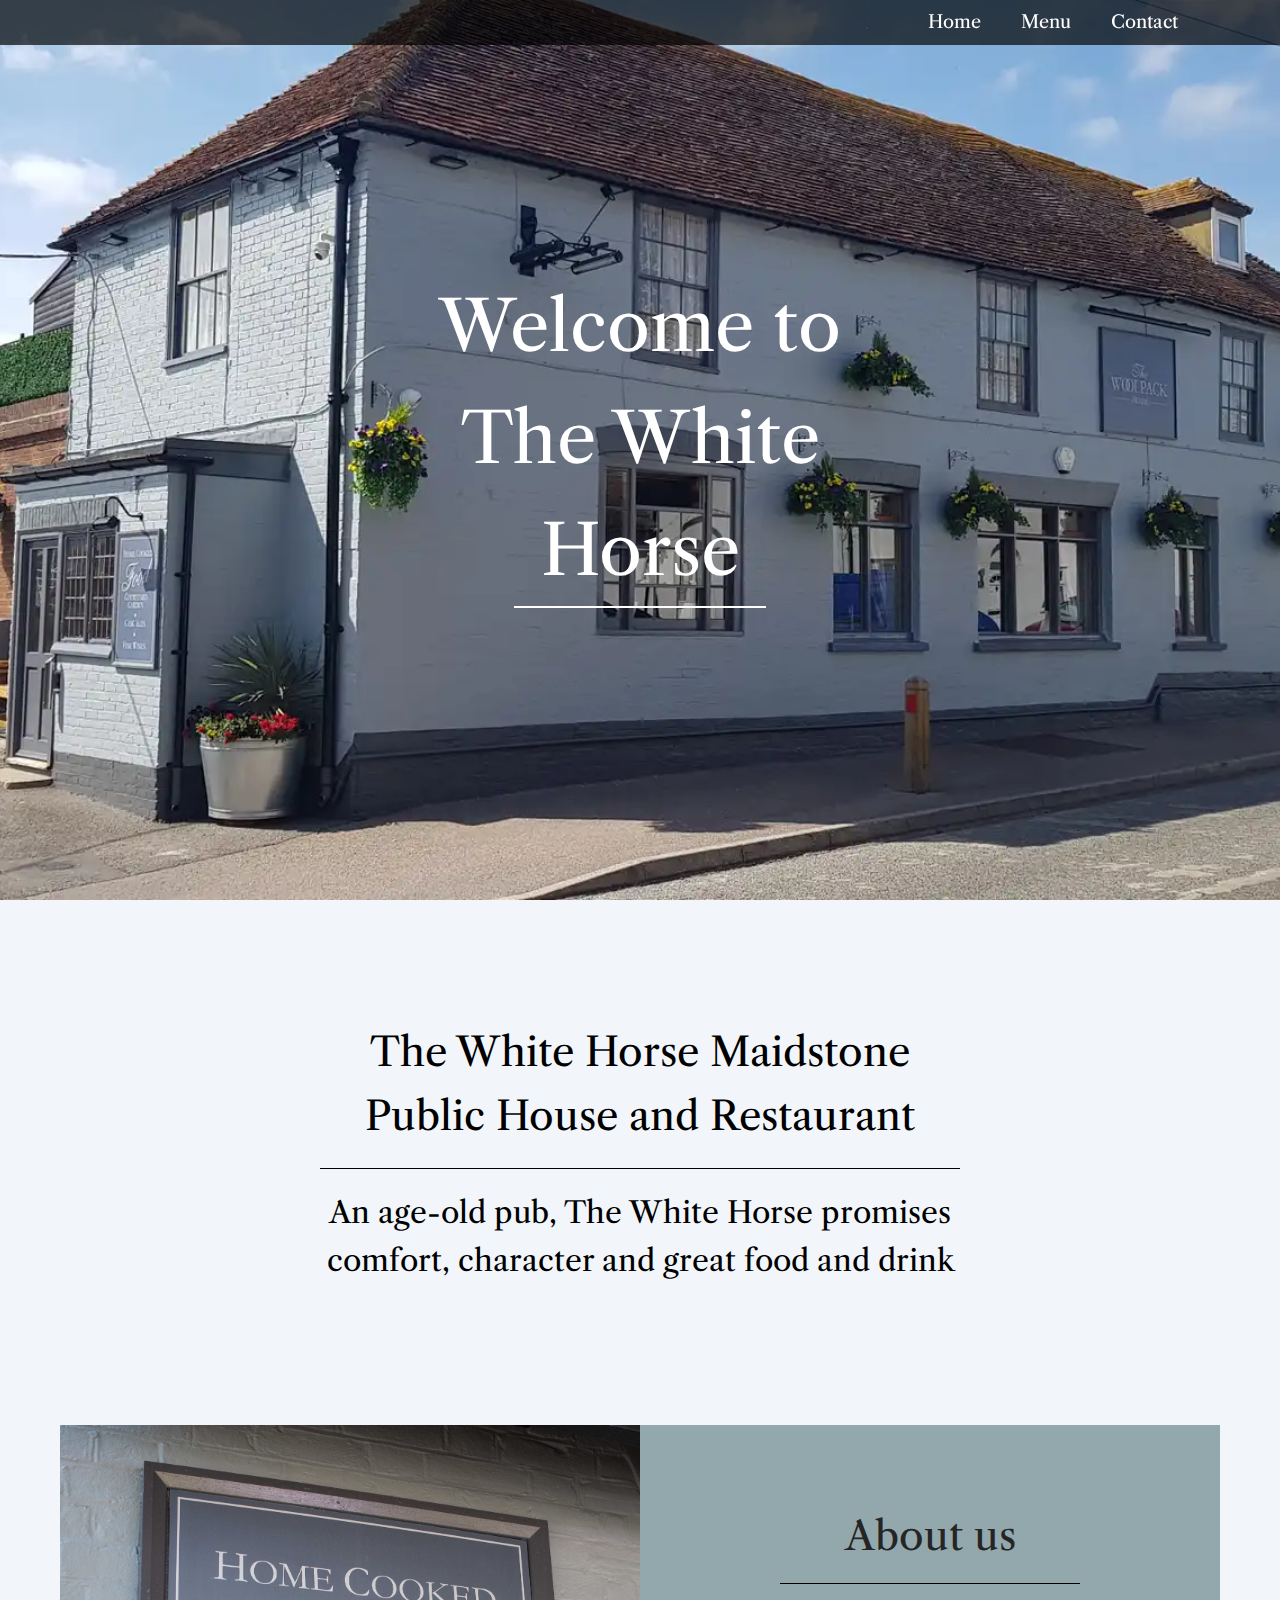
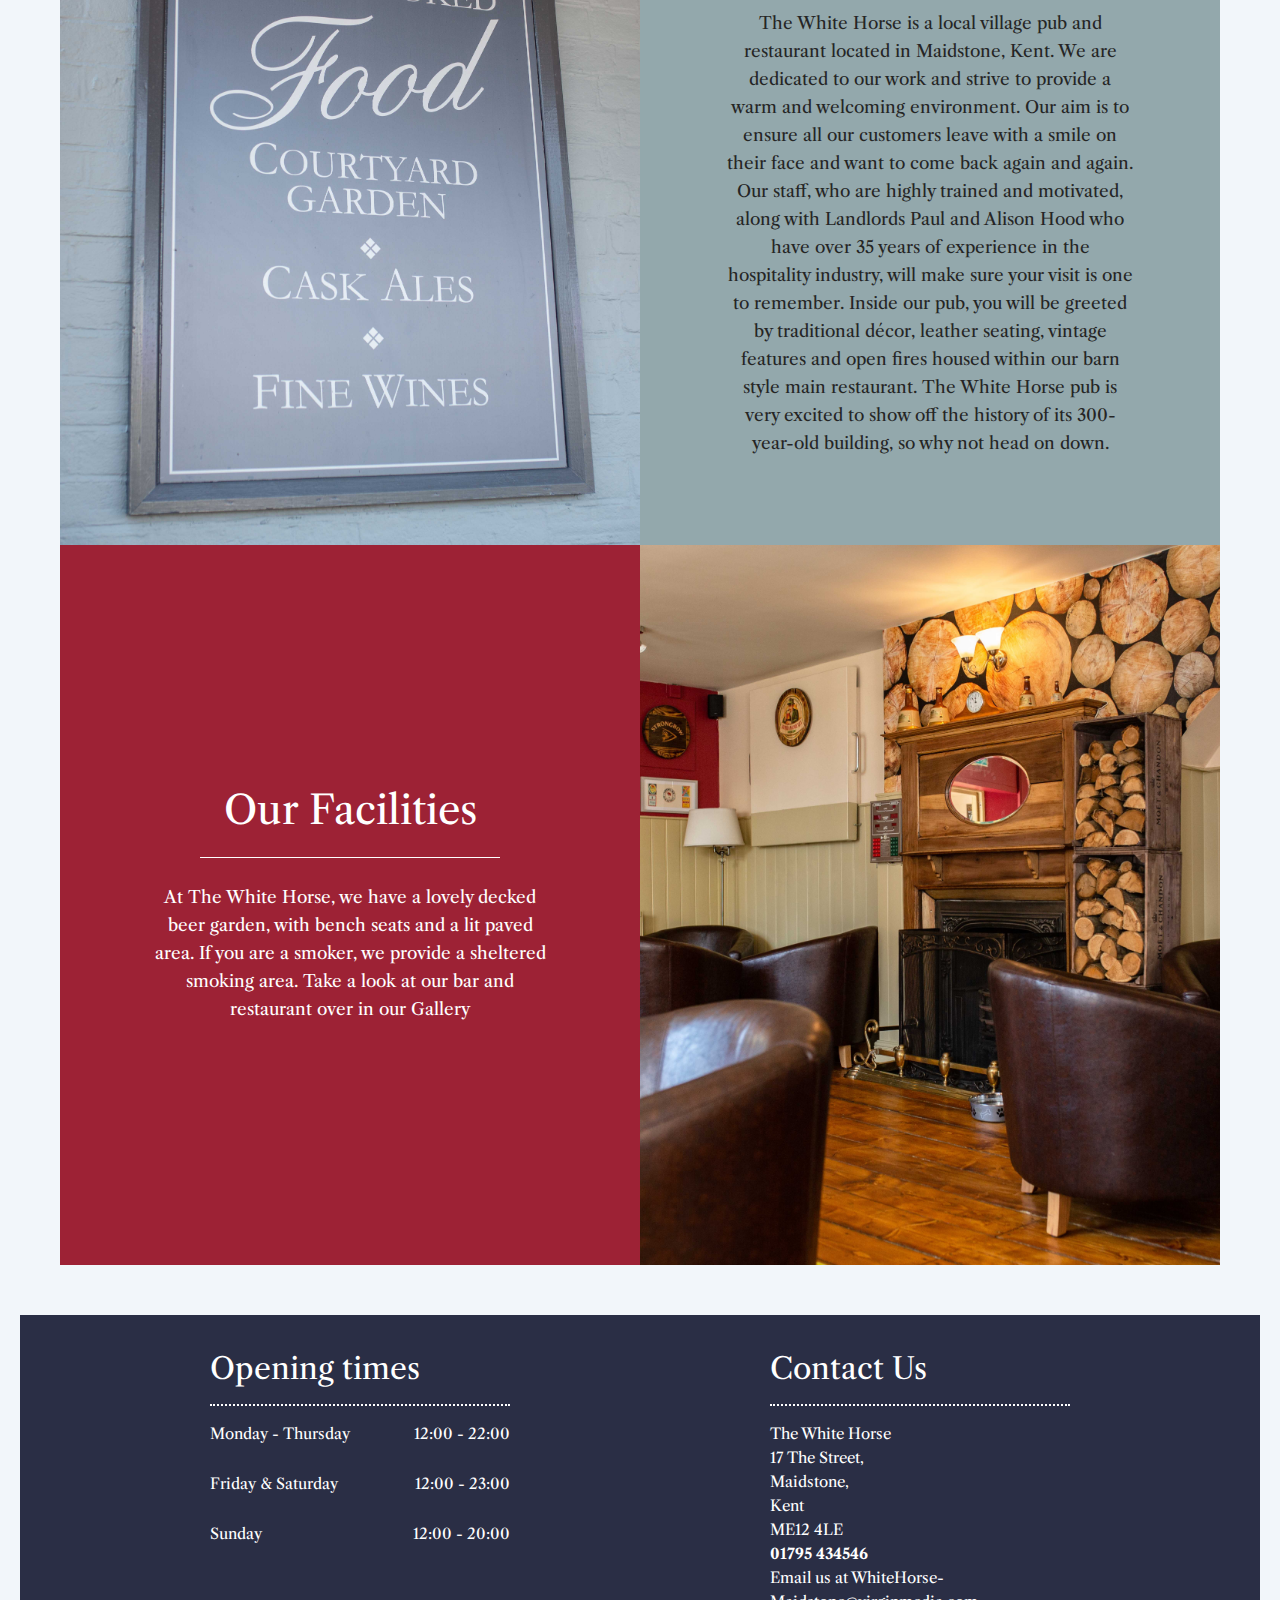
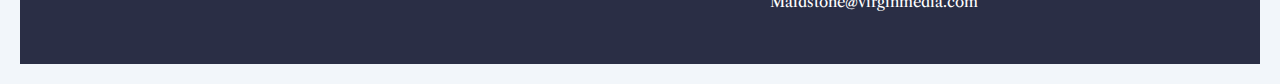
<file: index.html>
<!DOCTYPE html>
<html lang="en">

<head>
  <meta charset="UTF-8">
  <meta name="viewport" content="width=device-width, initial-scale=1.0">
  <title>Pub Project</title>
  <link rel="stylesheet" href="styles.css">
  <link rel="icon" type="image/svg+xml" href="./favicon/favicon-16x16.png" />
</head>

<body>
  <!-- HERO SECTION -->
  <section>
    <!-- Top nav bar -->
    <header class="header">
      <button class="header__menu-button">
        <span class="header__menu-button-span"></span>
        <span class="header__menu-button-span"></span>
        <span class="header__menu-button-span"></span>
      </button>
      <nav class="header__nav-bar">
        <div class="header__links hidden">
          <a class="header__link" href="./index.html">Home</a>
          <a class="header__link" href="./menu.html">Menu</a>
          <a class="header__link" href="./contact-us.html">Contact</a>
        </div>
      </nav>
    </header>
    <!-- Hero image -->
    <div class="hero__image-container">
      <img class="hero__image" src="./images/findUs.webp" />
        <h1 class="hero__welcome">Welcome to The White Horse <span class="hero__divider"></span>
        </h1>
    </div>
  </section>

  <!-- MAIN SECTION -->
  <main>
    <!-- Header -->
    <header class="main-section__header-container">
      <h2 class="main-section__heading">
        The White Horse Maidstone Public House and Restaurant
      </h2>
      <div class="main-section__divider"></div>
      <h4 class="main-section__sub-heading">
        An age-old pub, The White Horse promises comfort, character and great food and drink
      </h4>
    </header>

    <!-- Main content -->
    <div class="main-section">
      <div class="main-section__content-container">
        <div class="main-section__img-container flex-item">
          <img class="main-section__img" src="/images/August 2020 - The Woolpack 4.8.20 JPEGS-66.jpg" alt="">
        </div>

        <div class="main-section__text-container grey flex-item">
          <h1 class="main-section__heading">About us</h1>
          <div class="main-section__divider--small-black"></div>
          <p class="main-section__text">The White Horse is a local village pub and restaurant located in Maidstone,
             Kent. We are dedicated to
            our work and strive to provide a warm and welcoming environment. Our aim is to ensure all our customers
            leave
            with a smile on their face and want to come back again and again.

            Our staff, who are highly trained and motivated, along with Landlords Paul and Alison Hood who have over 35
            years of experience in the hospitality industry, will make sure your visit is one to remember. Inside our
            pub,
            you will be greeted by traditional décor, leather seating, vintage features and open fires housed within our
            barn style main restaurant. The White Horse pub is very excited to show off the history of its 300-year-old
            building, so why not head on down.</p>
        </div>
      </div>

      <div class="main-section__content-container flex-reverse">
        <div class="main-section__text-container red flex-item">
          <h1 class="main-section__heading">Our Facilities</h1>
          <div class="main-section__divider--small-white"></div>
          <p class="main-section__text">At The White Horse, we have a lovely decked beer garden, with bench seats and a lit
            paved area. If you are a
            smoker, we provide a sheltered smoking area.
            Take a look at our bar and restaurant over in our Gallery</p>
        </div>

        <div class="main-section__img-container flex-item">
          <img class="main-section__img" src="/images/August 2020 - The Woolpack 4.8.20 JPEGS-44.jpg" alt="">
        </div>
      </div>

    </div>

  </main>

  <!-- FOOTER SECTION -->
  <footer class="footer__container">
    <div class="footer__text-container">
      <div class="footer__heading-container">
        <h4 class="footer__heading">
          Opening times
        </h4>
        <button class="footer__arrow-button">
          <img class="footer__arrow" src="/images/white-arrow-png-41944.png" alt="">
        </button>
      </div>
      <div class="footer__text hidden">
        <div class="footer__divider"></div>
        <div class="footer__day">
          <span>Monday - Thursday</span><span>12:00 - 22:00</span>
        </div>
        <div class="footer__day">
          <span>Friday & Saturday</span><span>12:00 - 23:00</span>
        </div>
        <div class="footer__day">
          <span>Sunday</span><span>12:00 - 20:00</span>
        </div>
      </div>
    </div>

    <div class="footer__text-container">
      <div class="footer__heading-container">
        <h4 class="footer__heading">
          Contact Us
        </h4>
        <button class="footer__arrow-button">
          <img class="footer__arrow" src="/images/white-arrow-png-41944.png" alt="">
        </button>
      </div>
      <div class="footer__text hidden">
        <div class="footer__divider"></div>
        <div>
          <p>
            The White Horse
            <br />
            17 The Street,
            <br />
            Maidstone,
            <br />
             Kent
            <br />
            ME12 4LE
            <br />
            <strong>01795 434546</strong>
            <br />
            Email us at WhiteHorse-Maidstone@virginmedia.com
          </p>
        </div>
      </div>
  </footer>
<script src="index.js"></script>
</body>

</html>
</file>
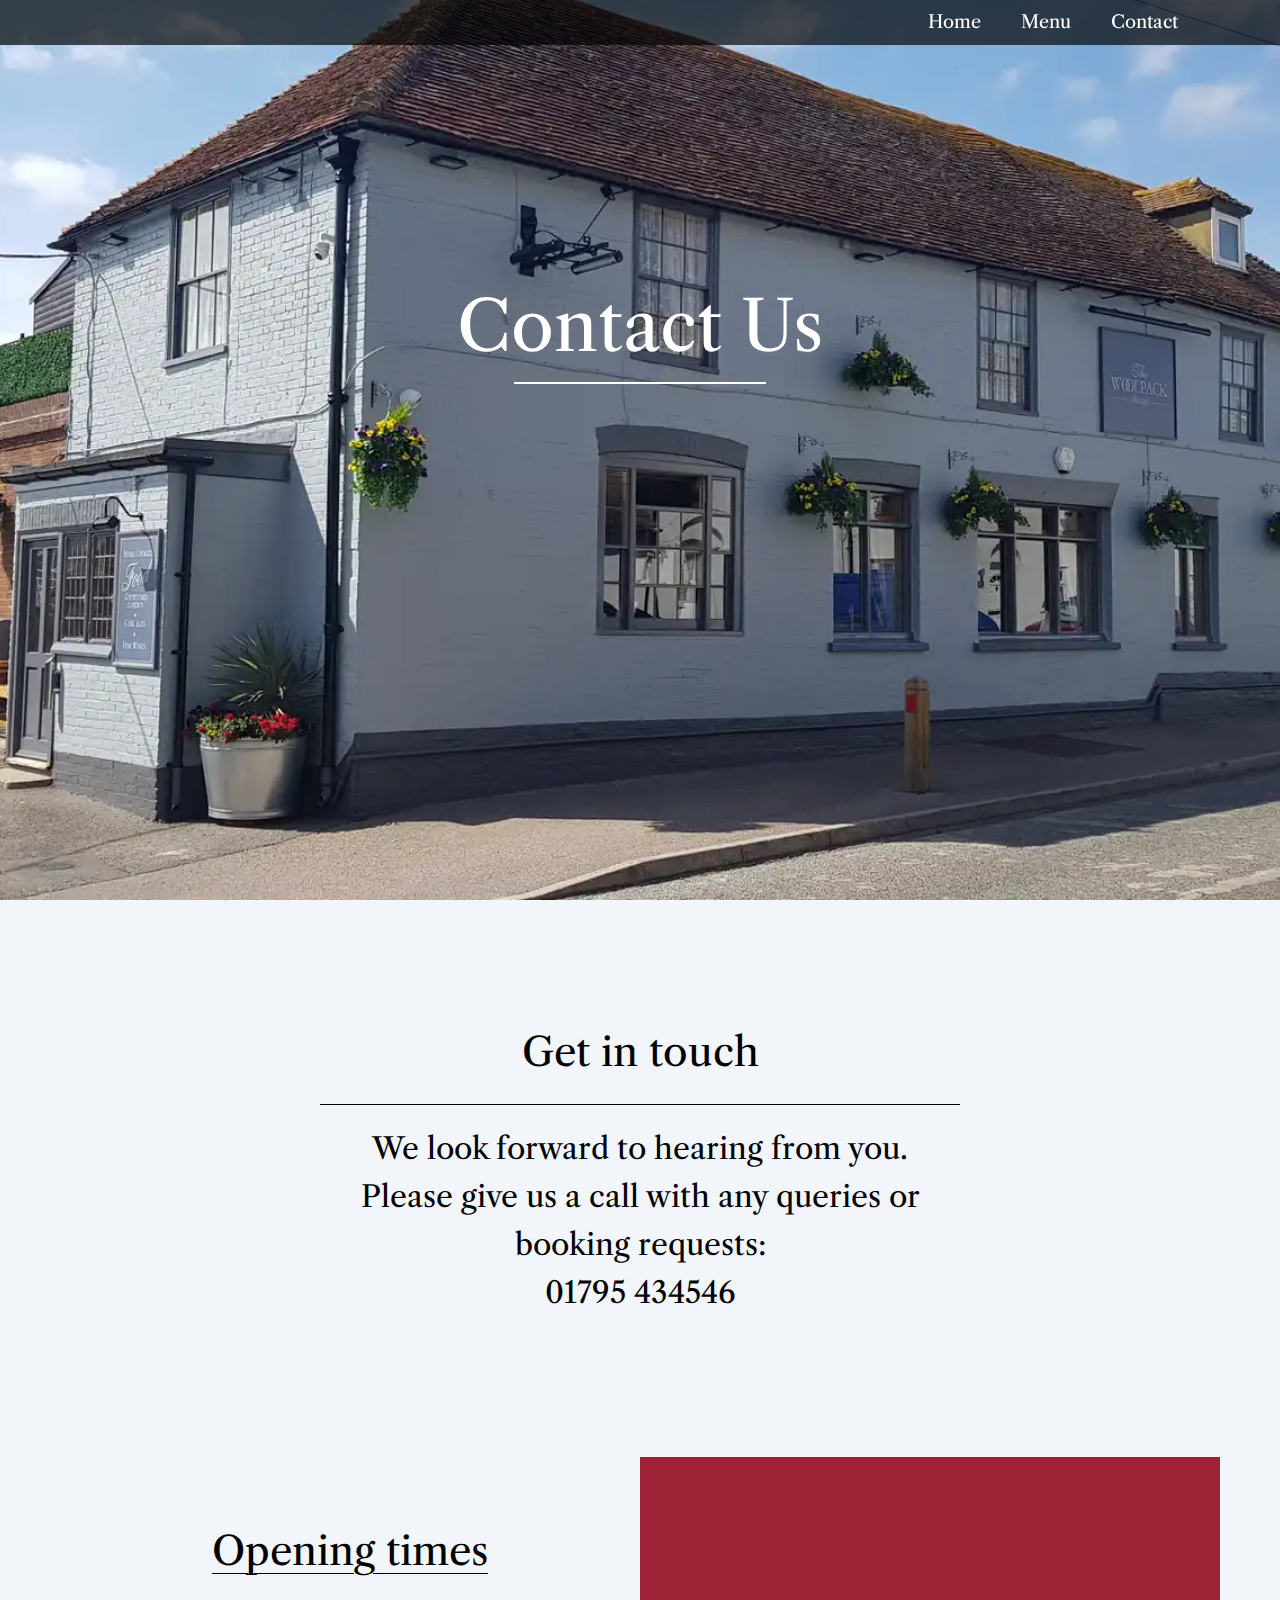
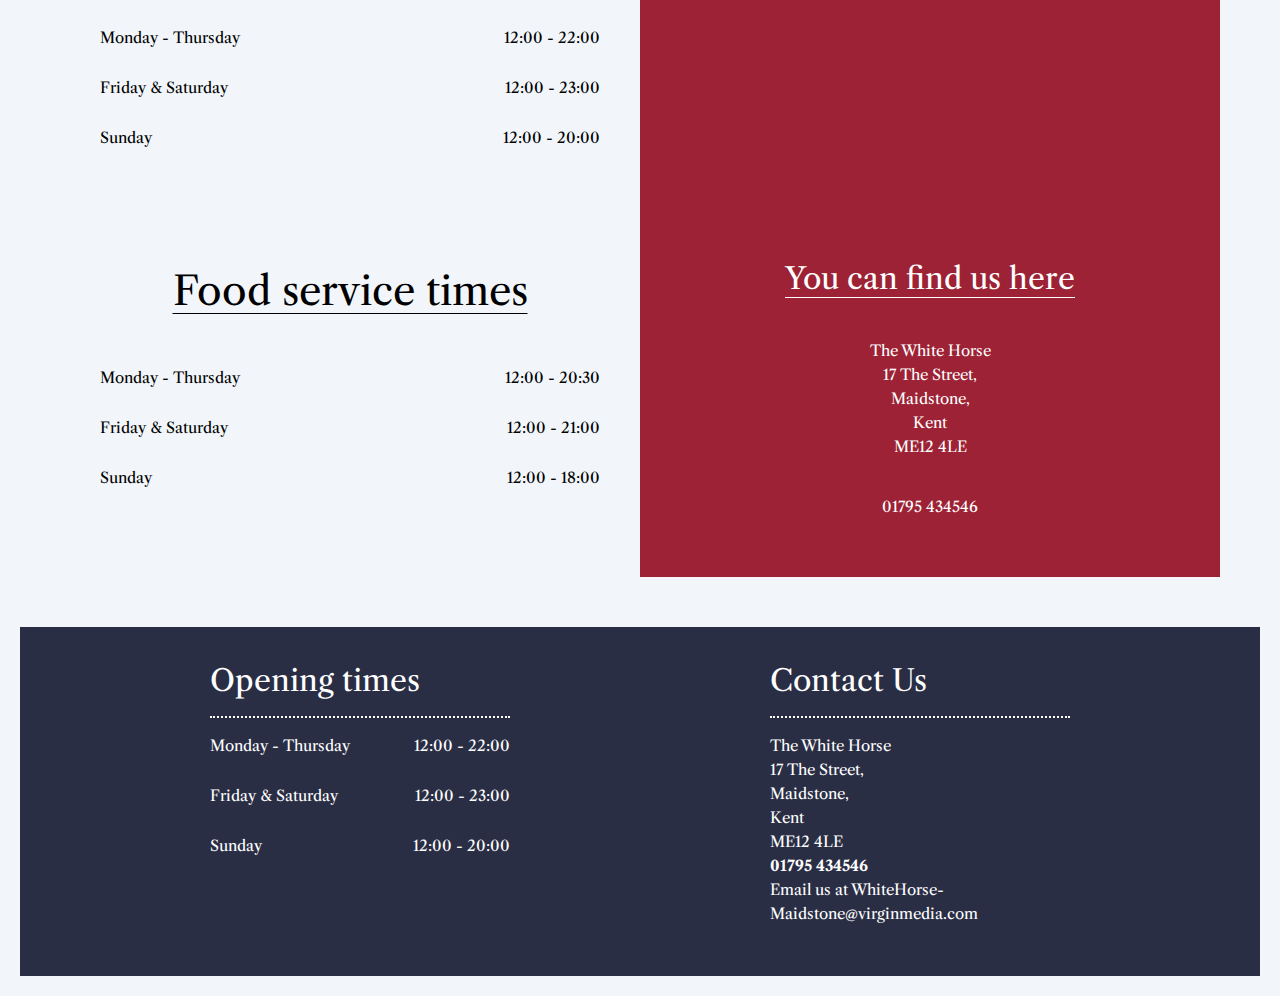
<file: contact-us.html>
<!DOCTYPE html>
<html lang="en">

<head>
  <meta charset="UTF-8">
  <meta name="viewport" content="width=device-width, initial-scale=1.0">
  <title>Pub Project</title>
  <link rel="stylesheet" href="styles.css">
  <link rel="icon" type="image/svg+xml" href="./favicon/favicon-16x16.png" />
</head>

<body>
  <!-- HERO SECTION -->
  <section>
    <!-- Top nav bar -->
    <header class="header">
      <button class="header__menu-button">
        <span class="header__menu-button-span"></span>
        <span class="header__menu-button-span"></span>
        <span class="header__menu-button-span"></span>
      </button>
      <nav class="header__nav-bar">
        <div class="header__links hidden">
          <a class="header__link" href="./index.html">Home</a>
          <a class="header__link" href="./menu.html">Menu</a>
          <a class="header__link" href="./contact-us.html">Contact</a>
        </div>
      </nav>
    </header>
    <!-- Hero image -->
    <div class="hero__image-container">
      <img class="hero__image" src="./images/findUs.webp" />
      <h1 class="hero__welcome">Contact Us <span class="hero__divider"></span>
      </h1>
    </div>
  </section>

  <!-- MAIN SECTION -->
  <main>
    <!-- Header -->
    <header class="main-section__header-container contact-us__header-container">
      <h2 class="main-section__heading">
        Get in touch
      </h2>
      <div class="main-section__divider"></div>
      <h4 class="main-section__sub-heading contact-us__sub-heading">
        We look forward to hearing from you.
        <br />
        Please give us a call with any queries or booking requests:
        <br />
        01795 434546
      </h4>
    </header>

    <!-- Main content -->
    <div class="main-section">

      <div class="main-section__content-container">

        <div class="contact-us__outer-content-container">
          <div class="contact-us__content-container contact-us__text-container">
            <div class="contact-us__heading-container">
              <h4 class="contact-us__text-heading">
                Opening times
              </h4>
            </div>
            <div class="contact-us__text">
              <div class="contact-us__day">
                <span>Monday - Thursday</span><span>12:00 - 22:00</span>
              </div>
              <div class="contact-us__day">
                <span>Friday & Saturday</span><span>12:00 - 23:00</span>
              </div>
              <div class="contact-us__day">
                <span>Sunday</span><span>12:00 - 20:00</span>
              </div>
            </div>
          </div>

          <div class="contact-us__content-container contact-us__text-container">
            <div class="contact-us__heading-container">
              <h4 class="contact-us__text-heading">
                Food service times
              </h4>
            </div>
            <div class="contact-us__text">
              <div class="contact-us__day">
                <span>Monday - Thursday</span><span>12:00 - 20:30</span>
              </div>
              <div class="contact-us__day">
                <span>Friday & Saturday</span><span>12:00 - 21:00</span>
              </div>
              <div class="contact-us__day">
                <span>Sunday</span><span>12:00 - 18:00</span>
              </div>
            </div>
          </div>

        </div>

        <div class="contact-us__outer-content-container red">
          <div class="contact-us__content-container"><iframe class="contact-us__map"
              src="https://www.google.com/maps/embed?pb=!1m18!1m12!1m3!1d1248.037980198221!2d0.5204246305249566!3d51.272920840003!2m3!1f0!2f0!3f0!3m2!1i1024!2i768!4f13.1!3m3!1m2!1s0x47df3231e4bec3fb%3A0x6bd1a8600624b704!2sBierkeller%20Maidstone!5e0!3m2!1sen!2suk!4v1704980595438!5m2!1sen!2suk"
              width="600" height="450" style="border:0;" allowfullscreen="" loading="lazy"
              referrerpolicy="no-referrer-when-downgrade"></iframe></div>
          <div class="contact-us__content-container contact-us__text-container">
            <h4 class="contact-us__map-heading">You can find us here</h4>
            <p class="contact-us__text">The White Horse
              <br />
              17 The Street,
              <br />
              Maidstone,
              <br />
              Kent
              <br />
              ME12 4LE
            </p>
            <p class="contact-us__text">01795 434546</p>
          </div>
        </div>
      </div>
    </div>
  </main>

  <!-- FOOTER SECTION -->
  <footer class="footer__container">
    <div class="footer__text-container">
      <div class="footer__heading-container">
        <h4 class="footer__heading">
          Opening times
        </h4>
        <button class="footer__arrow-button">
          <img class="footer__arrow" src="/images/white-arrow-png-41944.png" alt="">
        </button>
      </div>
      <div class="footer__text hidden">
        <div class="footer__divider"></div>
        <div class="footer__day">
          <span>Monday - Thursday</span><span>12:00 - 22:00</span>
        </div>
        <div class="footer__day">
          <span>Friday & Saturday</span><span>12:00 - 23:00</span>
        </div>
        <div class="footer__day">
          <span>Sunday</span><span>12:00 - 20:00</span>
        </div>
      </div>
    </div>

    <div class="footer__text-container">
      <div class="footer__heading-container">
        <h4 class="footer__heading">
          Contact Us
        </h4>
        <button class="footer__arrow-button">
          <img class="footer__arrow" src="/images/white-arrow-png-41944.png" alt="">
        </button>
      </div>
      <div class="footer__text hidden">
        <div class="footer__divider"></div>
        <div>
          <p>
            The White Horse
            <br />
            17 The Street,
            <br />
            Maidstone,
            <br />
            Kent
            <br />
            ME12 4LE
            <br />
            <strong>01795 434546</strong>
            <br />
            Email us at WhiteHorse-Maidstone@virginmedia.com
          </p>
        </div>
      </div>
  </footer>
  <script src="index.js"></script>
</body>

</html>
</file>
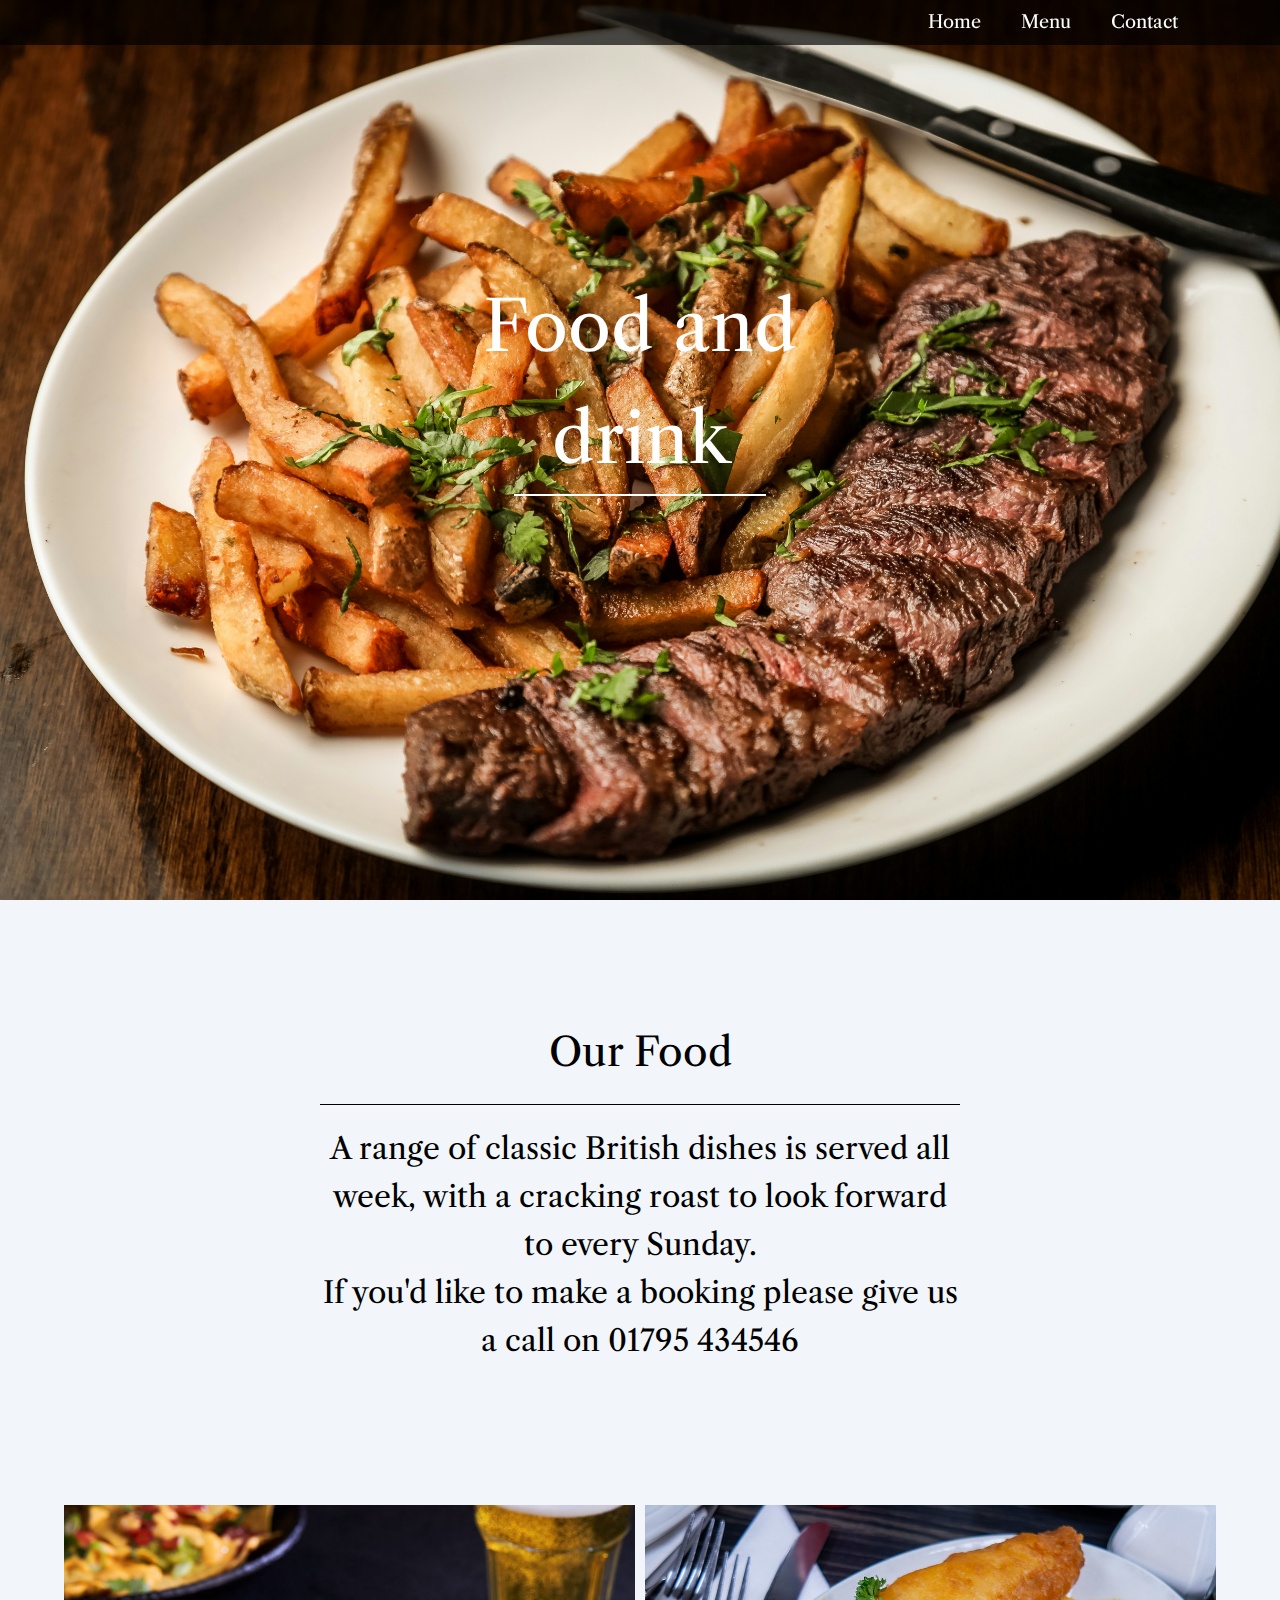
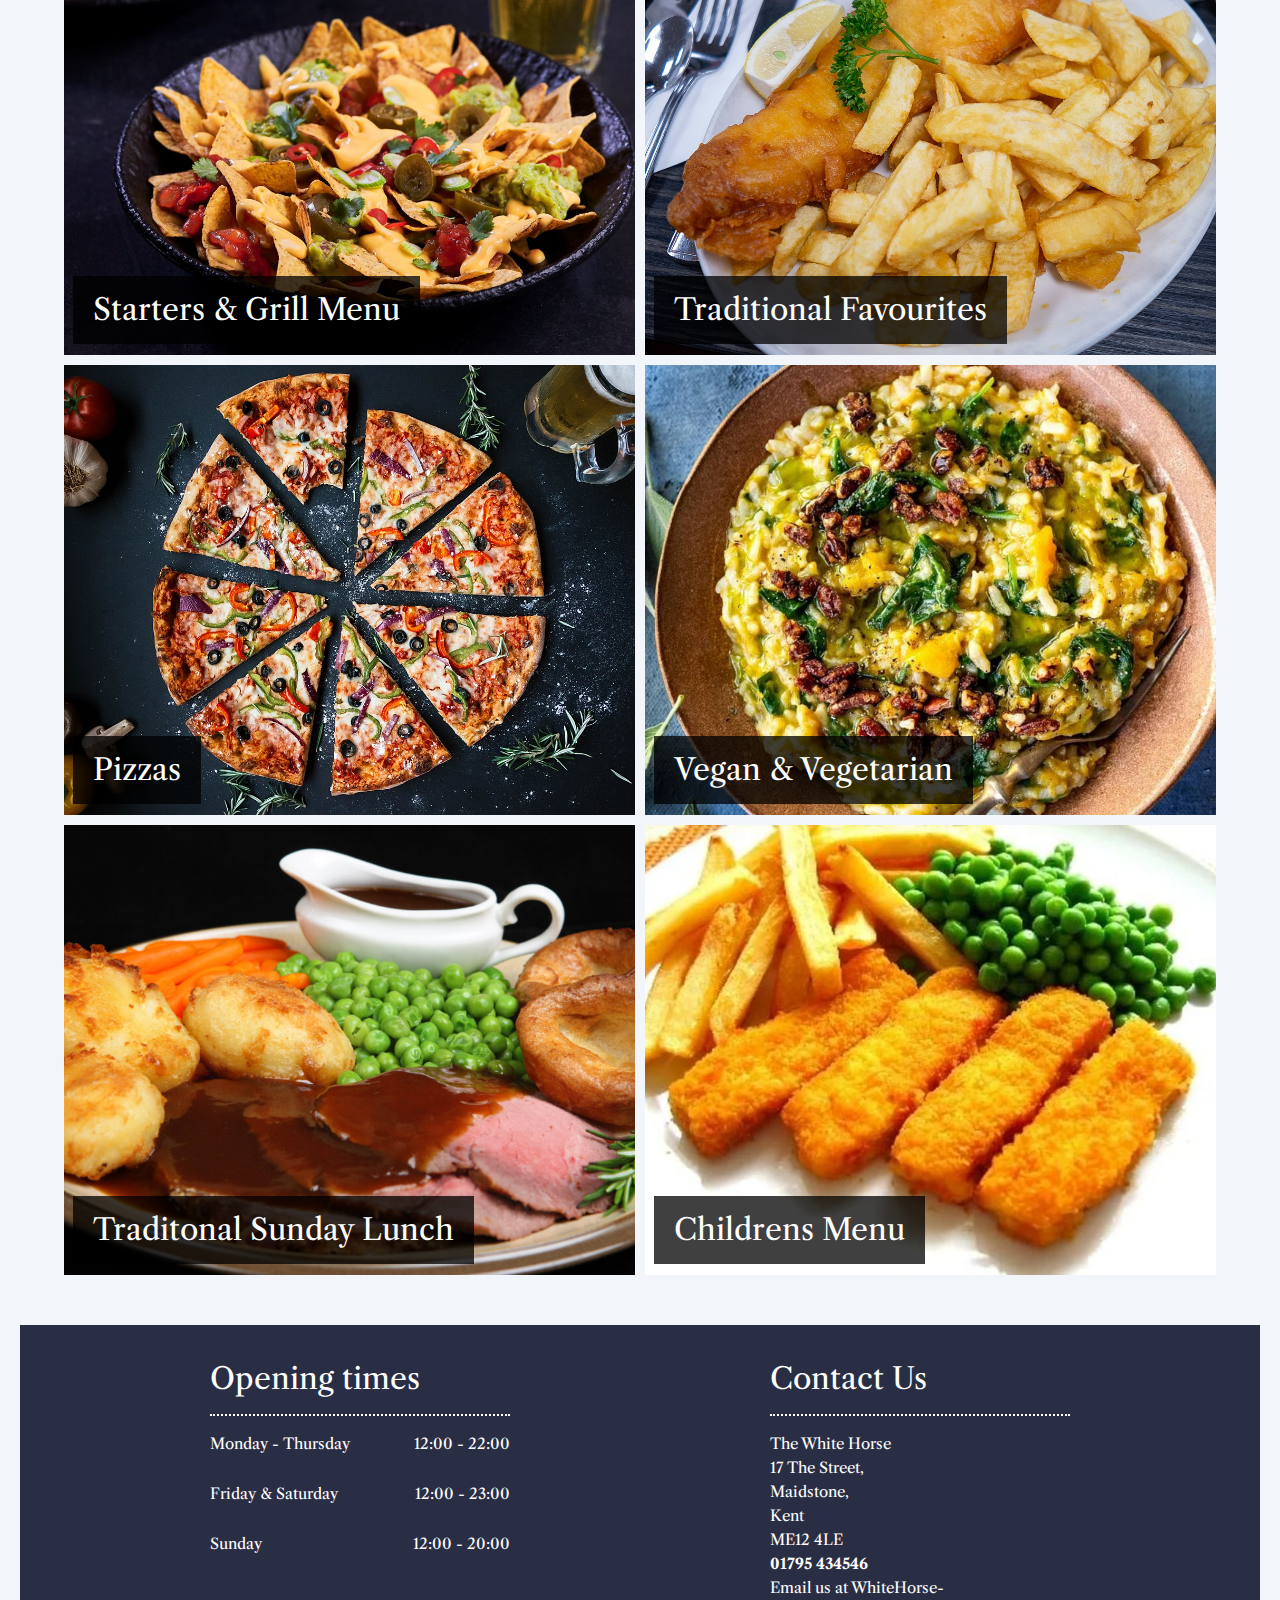
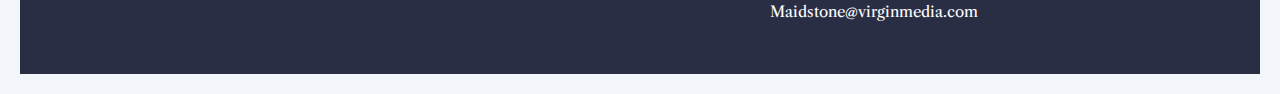
<file: menu.html>
<!DOCTYPE html>
<html lang="en">

<head>
  <meta charset="UTF-8">
  <meta name="viewport" content="width=device-width, initial-scale=1.0">
  <title>Pub Project</title>
  <link rel="stylesheet" href="styles.css">
  <link rel="icon" type="image/svg+xml" href="./favicon/favicon-16x16.png" />
</head>

<body>
  <!-- HERO SECTION -->
  <section>
    <!-- Top nav bar -->
    <header class="header">
      <button class="header__menu-button">
        <span class="header__menu-button-span"></span>
        <span class="header__menu-button-span"></span>
        <span class="header__menu-button-span"></span>
      </button>
      <nav class="header__nav-bar">
        <div class="header__links hidden">
          <a class="header__link" href="./index.html">Home</a>
          <a class="header__link" href="./menu.html">Menu</a>
          <a class="header__link" href="./contact-us.html">Contact</a>
        </div>
      </nav>
    </header>
    <!-- Hero image -->
    <div class="hero__image-container">
      <img class="hero__image" src="./images/tim-toomey-pe9dvM1rQkM-unsplash.jpg" alt="an image of a pub" />
      <h1 class="hero__welcome">Food and drink<span class="hero__divider"></span>
      </h1>
    </div>
  </section>

  <!-- MAIN SECTION -->
  <main>
    <!-- Header -->
    <header class="main-section__header-container">
      <h2 class="main-section__heading">
        Our Food
      </h2>
      <div class="main-section__divider"></div>
      <h4 class="main-section__sub-heading">
        A range of classic British dishes is served all week, with a cracking roast to look forward to every Sunday.
        <br /> If you'd like to make a booking please give us a call on 01795 434546
      </h4>
    </header>

    <!-- Main content -->
    <div class="main-section__menu">
      <div class="main-section__menu-img-container">
        <a class="main-section__menu-link" target=”_blank” href="./menus/starters.html">
          <img class="main-section__menu-img" src="./images/300322_paulig44143.jpg" alt="nachos">
          <p class="menu-text">Starters & Grill Menu</p>
        </a>
      </div>
      <div class="main-section__menu-img-container">
        <a class="main-section__menu-link" target=”_blank” href="./menus/traditional.html">
          <img class="main-section__menu-img" src="./images/Fish_and_chips.jpg" alt="fish and chips">
          <p class="menu-text">Traditional Favourites</p>
        </a>
      </div>
      <div class="main-section__menu-img-container">
        <a class="main-section__menu-link" target=”_blank” href="./menus/pizza.html">
          <img class="main-section__menu-img" src="./images/Pizza-2.jpg" alt="pizza">
          <p class="menu-text">Pizzas</p>
        </a>
      </div>
      <div class="main-section__menu-img-container">
        <a class="main-section__menu-link" target=”_blank” href="./menus/vegan.html">
          <img class="main-section__menu-img" src="./images/vegan.jpg" alt="vegan dish">
          <p class="menu-text">Vegan & Vegetarian</p>
        </a>
      </div>
      <div class="main-section__menu-img-container">
        <a class="main-section__menu-link" target=”_blank” href="./menus/roast.html">
          <img class="main-section__menu-img" src="./images/roast.jpg" alt="roast dinner">
          <p class="menu-text">Traditonal Sunday Lunch</p>
        </a>
      </div>
      <div class="main-section__menu-img-container">
        <a class="main-section__menu-link" target=”_blank” href="./menus/childrens.html">
          <img class="main-section__menu-img" src="./images/childrens.jpg" alt="fish fingers and chips">
          <p class="menu-text">Childrens Menu</p>
        </a>
      </div>

    </div>

  </main>

  <!-- FOOTER SECTION -->
  <footer class="footer__container">
    <div class="footer__text-container">
      <div class="footer__heading-container">
        <h4 class="footer__heading">
          Opening times
        </h4>
        <button class="footer__arrow-button">
          <img class="footer__arrow " src="/images/white-arrow-png-41944.png" alt="">
        </button>
      </div>
      <div class="footer__text hidden">
        <div class="footer__divider"></div>
        <div class="footer__day">
          <span>Monday - Thursday</span><span>12:00 - 22:00</span>
        </div>
        <div class="footer__day">
          <span>Friday & Saturday</span><span>12:00 - 23:00</span>
        </div>
        <div class="footer__day">
          <span>Sunday</span><span>12:00 - 20:00</span>
        </div>
      </div>
    </div>

    <div class="footer__text-container">
      <div class="footer__heading-container">
        <h4 class="footer__heading">
          Contact Us
        </h4>
        <button class="footer__arrow-button">
          <img class="footer__arrow" src="/images/white-arrow-png-41944.png" alt="">
        </button>
      </div>
      <div class="footer__text hidden">
        <div class="footer__divider"></div>
        <div>
          <p>
            The White Horse
            <br />
            17 The Street,
            <br />
            Maidstone,
            <br />
            Kent
            <br />
            ME12 4LE
            <br />
            <strong>01795 434546</strong>
            <br />
            Email us at WhiteHorse-Maidstone@virginmedia.com
          </p>
        </div>
      </div>
  </footer>
  <script src="index.js"></script>

</body>

</html>
</file>
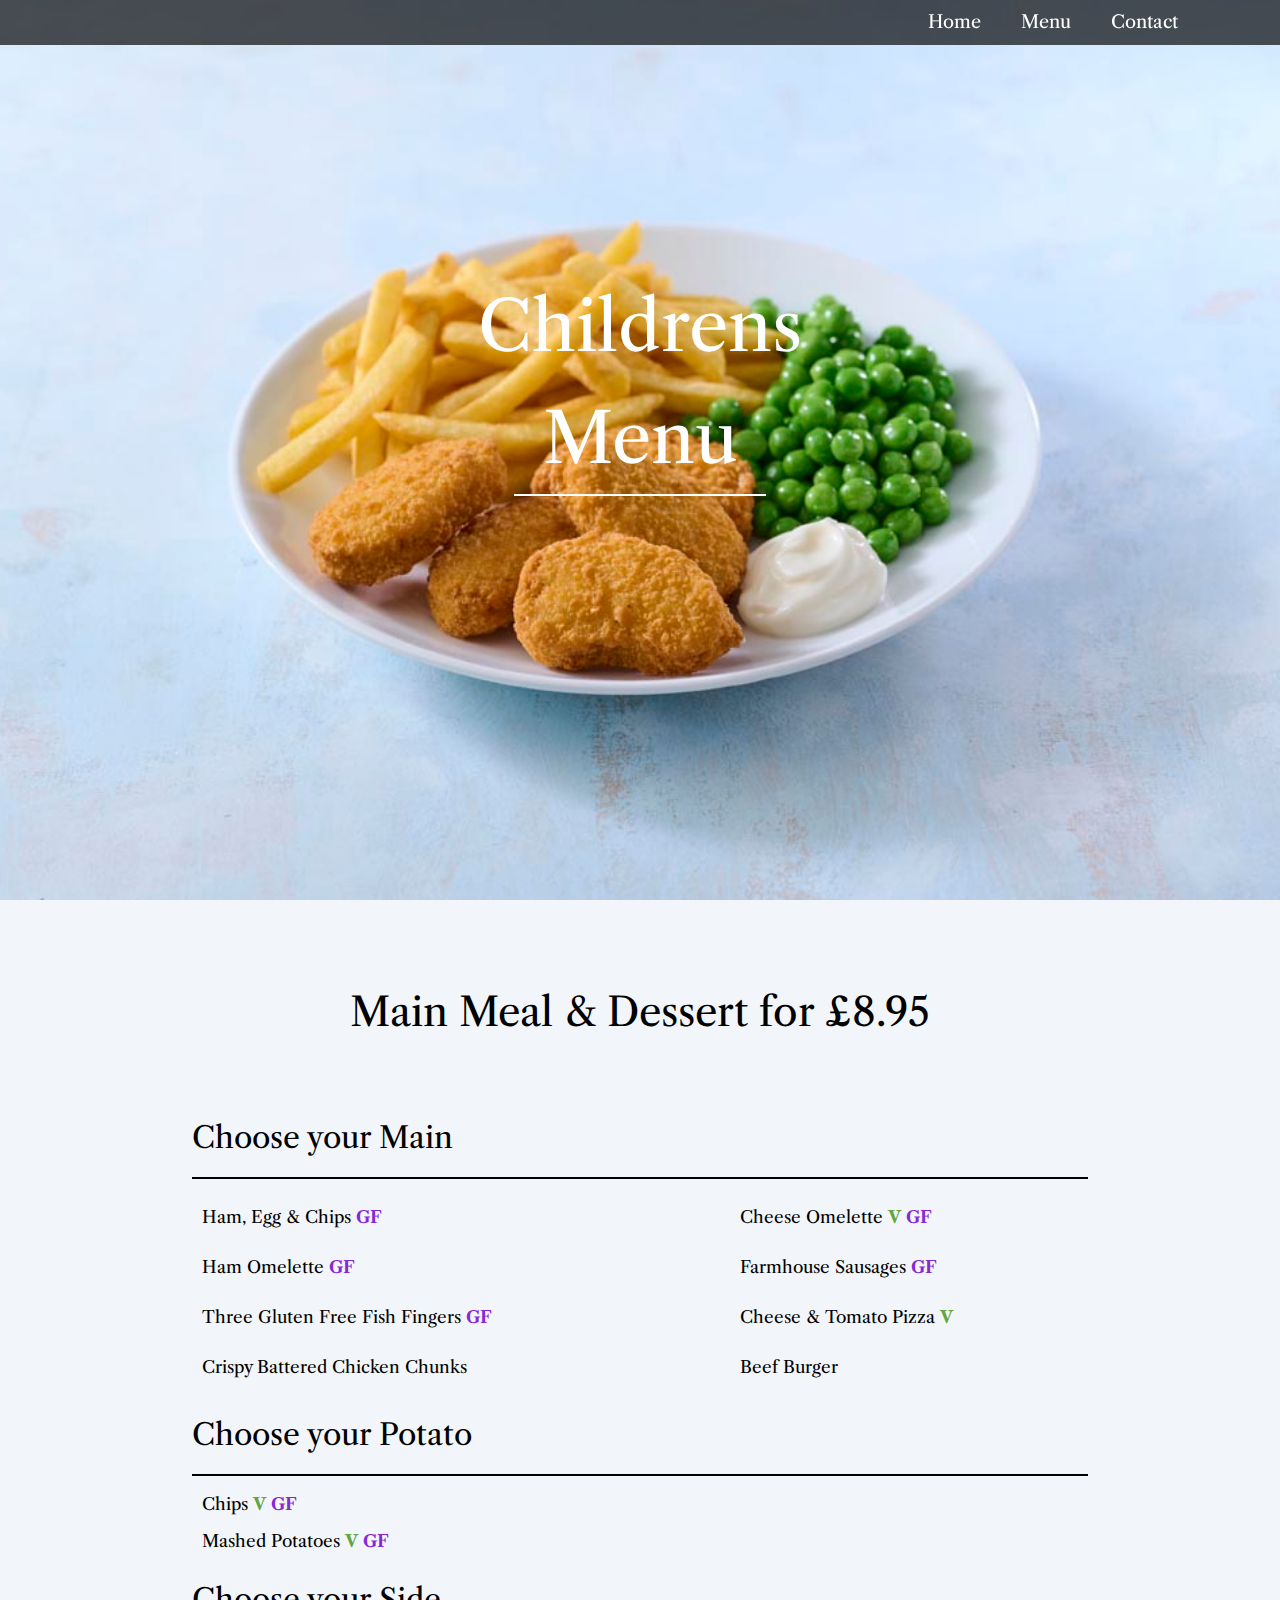
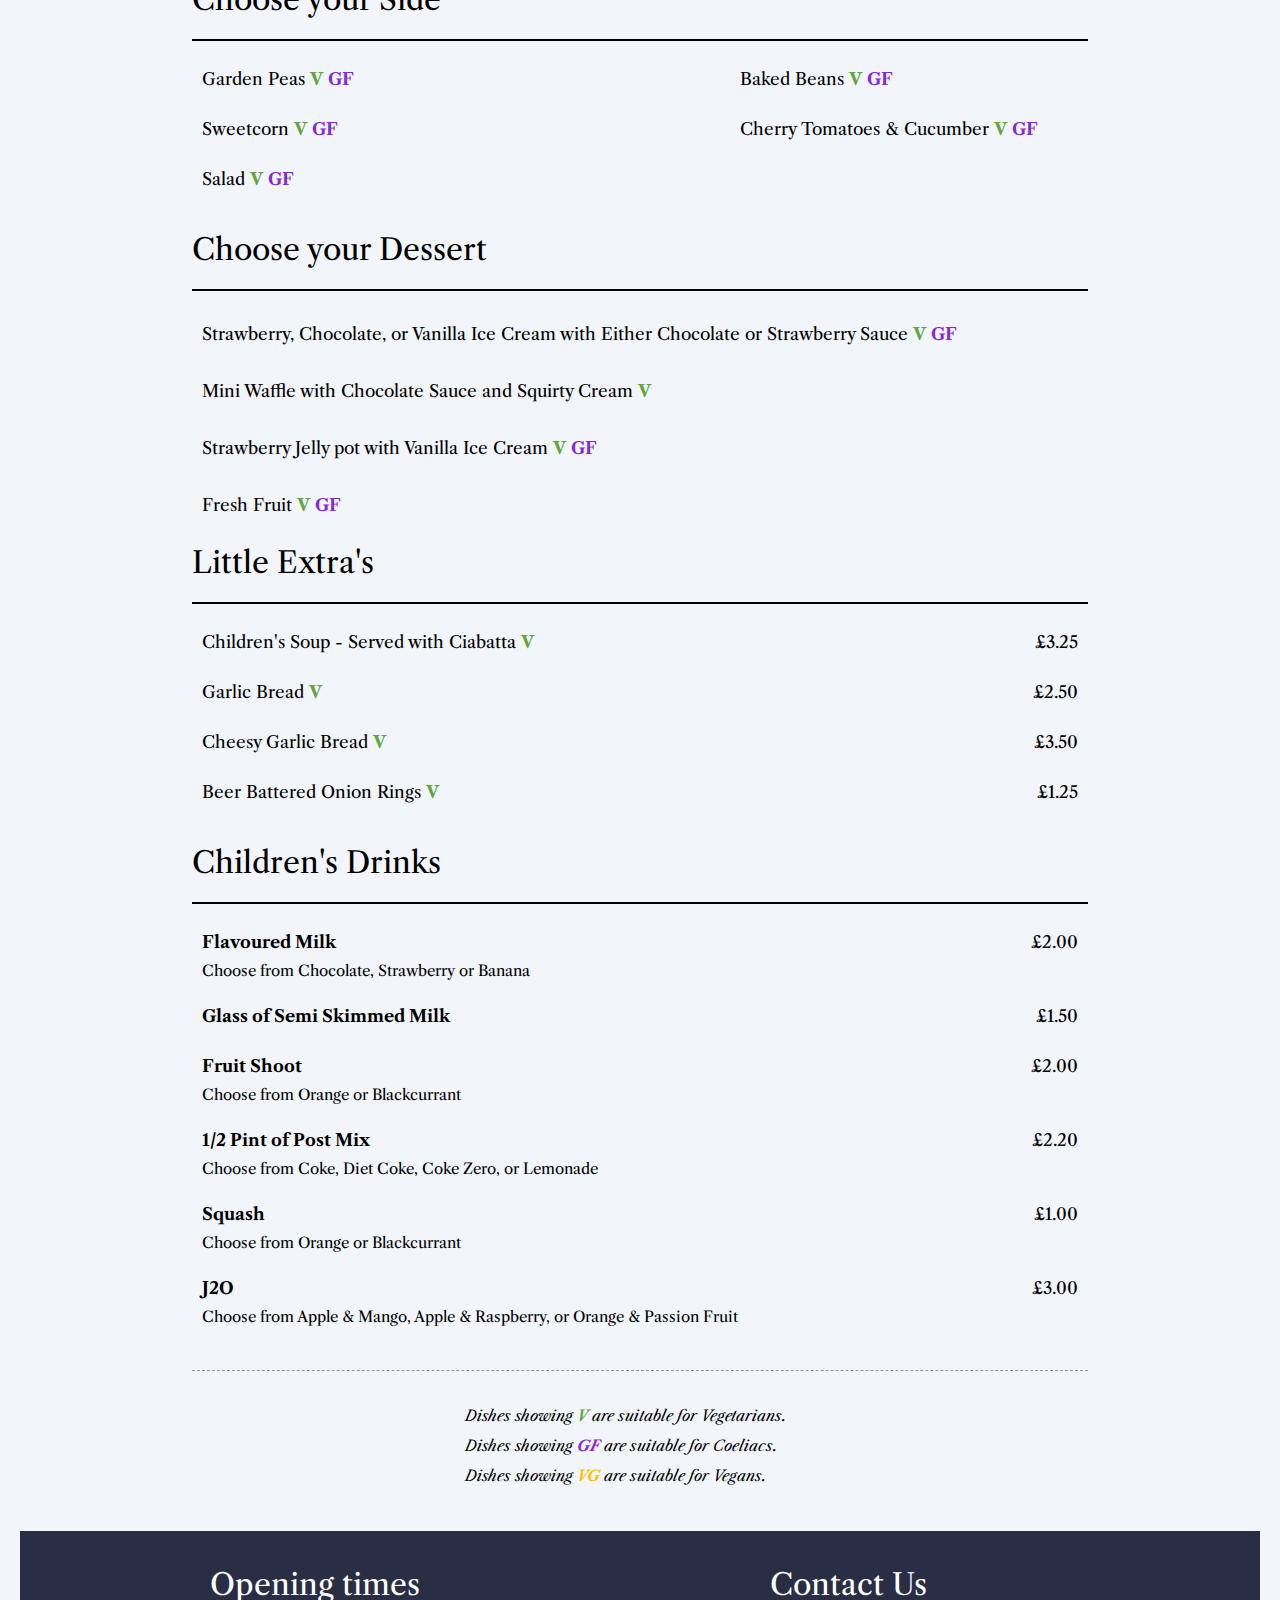
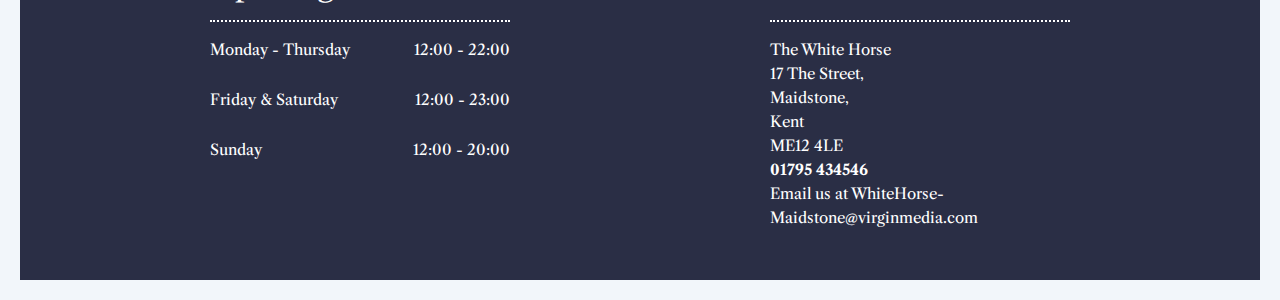
<file: menus/childrens.html>
<!DOCTYPE html>
<html lang="en">

<head>
  <meta charset="UTF-8">
  <meta name="viewport" content="width=device-width, initial-scale=1.0">
  <title>Pub Project</title>
  <link rel="stylesheet" href="../styles.css">
  <link rel="icon" type="image/svg+xml" href="../favicon/favicon-16x16.png" />
</head>

<body>
  <!-- HERO SECTION -->
  <section>
    <!-- Top nav bar -->
    <header class="header">
      <button class="header__menu-button">
        <span class="header__menu-button-span"></span>
        <span class="header__menu-button-span"></span>
        <span class="header__menu-button-span"></span>
      </button>
      <nav class="header__nav-bar">
        <div class="header__links hidden">
          <a class="header__link" href="../index.html">Home</a>
          <a class="header__link" href="../menu.html">Menu</a>
          <a class="header__link" href="../contact-us.html">Contact</a>
        </div>
      </nav>
    </header>
    <!-- Hero image -->
    <div class="hero__image-container">
      <img class="hero__image" src="../images/320.jpg" />
      <h1 class="hero__welcome">Childrens Menu <span class="hero__divider"></span>
      </h1>
    </div>
  </section>

  <!-- MAIN SECTION -->
  <main>
    <!-- Header -->
    <header class="main-section__header-container main-section__header-container--menu">
      <h2 class="main-section__heading">
        Main Meal & Dessert for £8.95
      </h2>
    </header>

    <!-- Main content -->
    <div class="menu__content-container">
      <div>
        <h3 class="main-section__sub-heading"> Choose your Main</h3>
        <div class="menu__divider"></div>
        <div class="menu__content__text-container--style-2">
          <p class="menu__items">
            Ham, Egg & Chips <span class="gf-span">GF</span>
          </p>
          <p class="menu__items">
            Cheese Omelette <span class="v-span">V</span> <span class="gf-span">GF</span>
          </p>
          <p class="menu__items">
            Ham Omelette <span class="gf-span">GF</span>
          </p>
          <p class="menu__items">
            Farmhouse Sausages <span class="gf-span">GF</span>
          </p>
          <p class="menu__items">
            Three Gluten Free Fish Fingers <span class="gf-span">GF</span>
          </p>
          <p class="menu__items">
            Cheese & Tomato Pizza <span class="v-span">V</span>
          </p>
          <p class="menu__items">
            Crispy Battered Chicken Chunks
          </p>
          <p class="menu__items">
            Beef Burger
          </p>
        </div>
      </div>

      <div>
        <h3 class="main-section__sub-heading"> Choose your Potato</h3>
        <div class="menu__divider"></div>
        <div class="menu__content__text-container--style-1">
          <p class="menu__items">
            Chips <span class="v-span">V</span> <span class="gf-span">GF</span>
          </p>
          <p class="menu__items">
            Mashed Potatoes <span class="v-span">V</span> <span class="gf-span">GF</span>
          </p>
        </div>
      </div>

      <div>
        <h3 class="main-section__sub-heading"> Choose your Side</h3>
        <div class="menu__divider"></div>
        <div class="menu__content__text-container--style-2">
          <p class="menu__items">
            Garden Peas <span class="v-span">V</span> <span class="gf-span">GF</span>
          </p>
          <p class="menu__items">
            Baked Beans <span class="v-span">V</span> <span class="gf-span">GF</span>
          </p>
          <p class="menu__items">
            Sweetcorn <span class="v-span">V</span> <span class="gf-span">GF</span>
          </p>
          <p class="menu__items">
            Cherry Tomatoes & Cucumber <span class="v-span">V</span> <span class="gf-span">GF</span>
          </p>
          <p class="menu__items">
            Salad <span class="v-span">V</span> <span class="gf-span">GF</span>
          </p>
        </div>
      </div>

      <div>
        <h3 class="main-section__sub-heading"> Choose your Dessert</h3>
        <div class="menu__divider"></div>
        <div class="menu__content__text-container--style-1">
          <p class="menu__items menu__items--dessert">
            Strawberry, Chocolate, or Vanilla Ice Cream with Either Chocolate or Strawberry Sauce <span
              class="v-span">V</span> <span class="gf-span">GF</span>
          </p>
          <p class="menu__items menu__items--dessert">
            Mini Waffle with Chocolate Sauce and Squirty Cream <span class="v-span">V</span>
          </p>
          <p class="menu__items menu__items--dessert">
            Strawberry Jelly pot with Vanilla Ice Cream <span class="v-span">V</span> <span class="gf-span">GF</span>
          </p>
          <p class="menu__items menu__items--dessert">
            Fresh Fruit <span class="v-span">V</span> <span class="gf-span">GF</span>
          </p>
        </div>
      </div>

      <div>
        <h3 class="main-section__sub-heading"> Little Extra's
        </h3>
        <div class="menu__divider"></div>
        <div class="menu__content__text-container--style-1">
          <div class="menu__flex-container">
            <p class="menu__items menu__extras-text">
              Children's Soup - Served with Ciabatta <span class="v-span">V</span>
            </p>
            <p class="menu__items menu__extras-price">
              £3.25
            </p>
          </div>
          <div class="menu__flex-container">
            <p class="menu__items menu__extras-text">
              Garlic Bread <span class="v-span">V</span>
            </p>
            <p class="menu__items menu__extras-price">
              £2.50
            </p>
          </div>
          <div class="menu__flex-container">
            <p class="menu__items menu__extras-text">
              Cheesy Garlic Bread <span class="v-span">V</span>
            </p>
            <p class="menu__items menu__extras-price">
              £3.50
            </p>
          </div>
          <div class="menu__flex-container">
            <p class="menu__items menu__extras-text ">
              Beer Battered Onion Rings <span class="v-span">V</span>
            </p>
            <p class="menu__items menu__extras-price">£1.25</p>
          </div>
        </div>
      </div>

      <div>
        <h3 class="main-section__sub-heading"> Children's Drinks</h3>
        <div class="menu__divider"></div>
        <div class="menu__content__text-container--style-1">
          <div class="menu__drinks-container">
            <div class="menu__flex-container">
              <p class="menu__items menu__items--name">Flavoured Milk</p>
              <p class="menu__items">£2.00</p>
            </div>
            <p class="menu__items menu__items--options">Choose from Chocolate, Strawberry or Banana</p>
          </div>
          <div>
            <div class="menu__drinks-container">
              <div class="menu__flex-container">
                <p class="menu__items menu__items--name">Glass of Semi Skimmed Milk</p>
                <p class="menu__items">£1.50</p>
              </div>
            </div>
          </div>
          <div>
            <div class="menu__drinks-container">
              <div class="menu__flex-container">
                <p class="menu__items menu__items--name">Fruit Shoot</p>
                <p class="menu__items">£2.00</p>
              </div>
              <p class="menu__items menu__items--options">Choose from Orange or Blackcurrant</p>
            </div>
          </div>
          <div>
            <div class="menu__drinks-container">
              <div class="menu__flex-container">
                <p class="menu__items menu__items--name">1/2 Pint of Post Mix</p>
                <p class="menu__items">£2.20</p>
              </div>
              <p class="menu__items menu__items--options">Choose from Coke, Diet Coke, Coke Zero, or Lemonade</p>
            </div>
          </div>
          <div>
            <div class="menu__drinks-container">
              <div class="menu__flex-container">
                <p class="menu__items menu__items--name">Squash</p>
                <p class="menu__items">£1.00</p>
              </div>
              <p class="menu__items menu__items--options">Choose from Orange or Blackcurrant</p>
            </div>
          </div>
          <div>
            <div class="menu__drinks-container">
              <div class="menu__flex-container">
                <p class="menu__items menu__items--name">J2O</p>
                <p class="menu__items">£3.00</p>
              </div>
              <p class="menu__items menu__items--options">Choose from Apple & Mango, Apple & Raspberry, or Orange &
                Passion Fruit</p>
            </div>
          </div>
        </div>
      </div>

      <br>
      <div class="menu__divider menu__divider--dotted"></div>

      <div class="menu__flags">
        <div class="menu__flags-text">
          <p>Dishes showing <span class="v-span">V</span> are suitable for Vegetarians.</p>
        </div>
        <div class="menu__flags-text">
          <p>Dishes showing <span class="gf-span">GF</span> are suitable for Coeliacs.</p>
        </div>
        <div class="menu__flags-text">
          <p>Dishes showing <span class="vg-span">VG</span> are suitable for Vegans.</p>
        </div>
      </div>

    </div>
  </main>

  <!-- FOOTER SECTION -->
  <footer class="footer__container">
    <div class="footer__text-container">
      <div class="footer__heading-container">
        <h4 class="footer__heading">
          Opening times
        </h4>
        <button class="footer__arrow-button">
          <img class="footer__arrow" src="/images/white-arrow-png-41944.png" alt="">
        </button>
      </div>
      <div class="footer__text hidden">
        <div class="footer__divider"></div>
        <div class="footer__day">
          <span>Monday - Thursday</span><span>12:00 - 22:00</span>
        </div>
        <div class="footer__day">
          <span>Friday & Saturday</span><span>12:00 - 23:00</span>
        </div>
        <div class="footer__day">
          <span>Sunday</span><span>12:00 - 20:00</span>
        </div>
      </div>
    </div>

    <div class="footer__text-container">
      <div class="footer__heading-container">
        <h4 class="footer__heading">
          Contact Us
        </h4>
        <button class="footer__arrow-button">
          <img class="footer__arrow" src="/images/white-arrow-png-41944.png" alt="">
        </button>
      </div>
      <div class="footer__text hidden">
        <div class="footer__divider"></div>
        <div>
          <p>
            The White Horse
            <br />
            17 The Street,
            <br />
            Maidstone,
            <br />
            Kent
            <br />
            ME12 4LE
            <br />
            <strong>01795 434546</strong>
            <br />
            Email us at WhiteHorse-Maidstone@virginmedia.com
          </p>
        </div>
      </div>
  </footer>
  <script src="/index.js"></script>
</body>

</html>
</file>
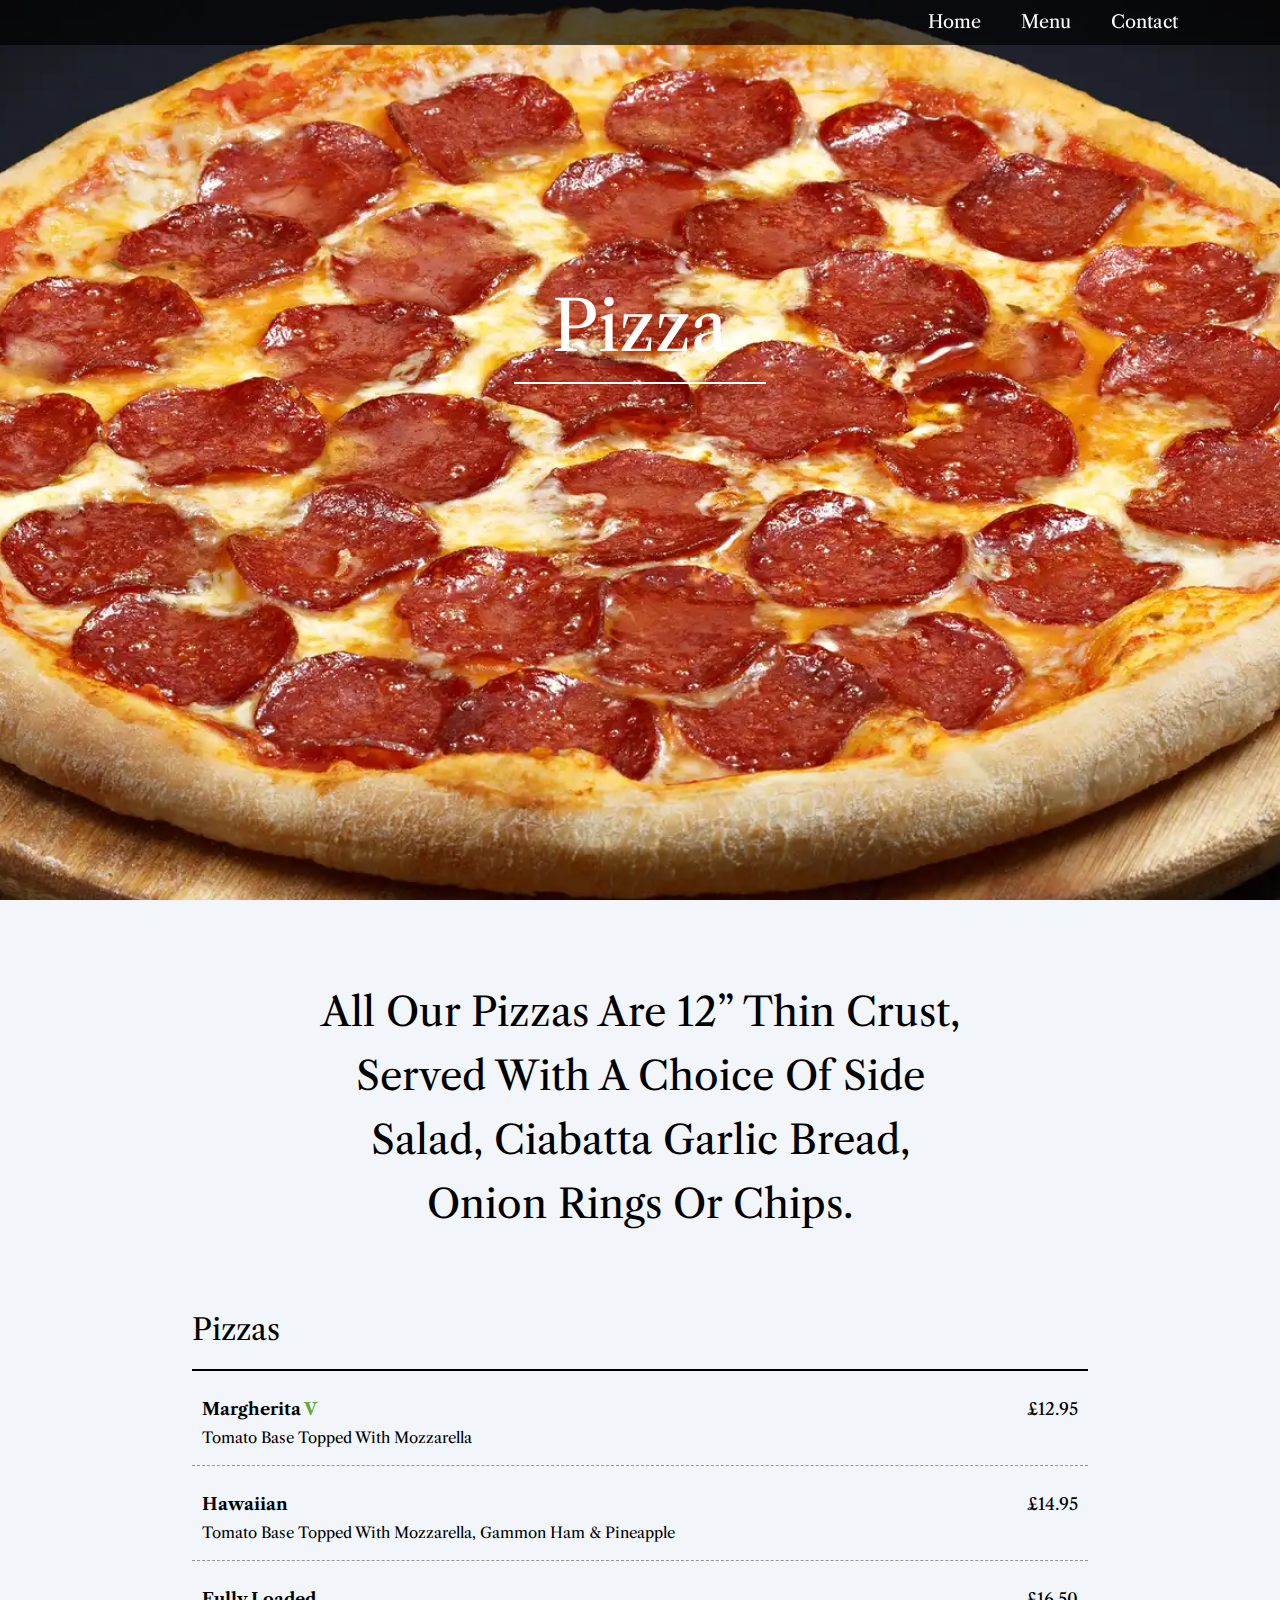
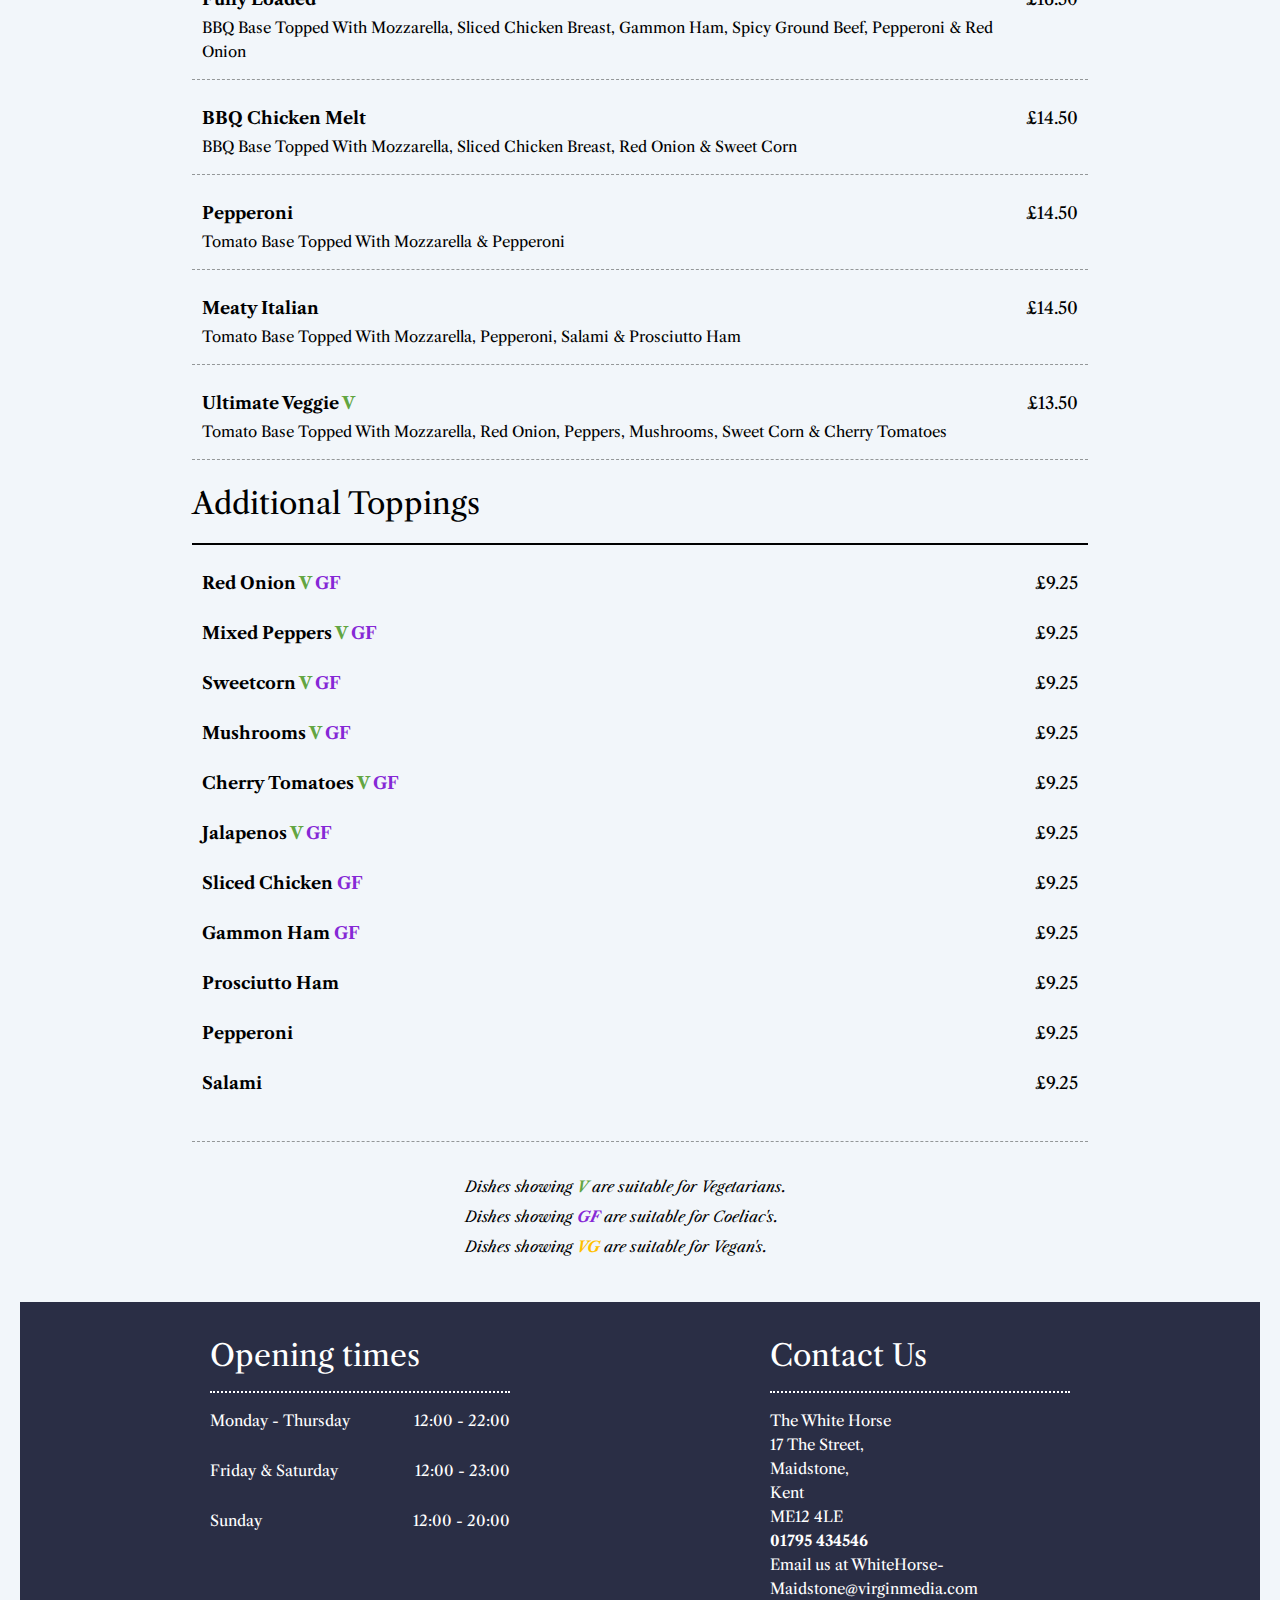
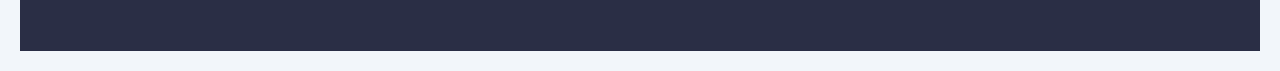
<file: menus/pizza.html>
<!DOCTYPE html>
<html lang="en">

<head>
  <meta charset="UTF-8">
  <meta name="viewport" content="width=device-width, initial-scale=1.0">
  <title>Pub Project</title>
  <link rel="stylesheet" href="../styles.css">
  <link rel="icon" type="image/svg+xml" href="../favicon/favicon-16x16.png" />
</head>

<body>
  <!-- HERO SECTION -->
  <section>
    <!-- Top nav bar -->
    <header class="header">
      <button class="header__menu-button">
        <span class="header__menu-button-span"></span>
        <span class="header__menu-button-span"></span>
        <span class="header__menu-button-span"></span>
      </button>
      <nav class="header__nav-bar">
        <div class="header__links hidden">
          <a class="header__link" href="../index.html">Home</a>
          <a class="header__link" href="../menu.html">Menu</a>
          <a class="header__link" href="../contact-us.html">Contact</a>
        </div>
      </nav>
    </header>
    <!-- Hero image -->
    <div class="hero__image-container">
      <img class="hero__image" src="../images/pizza.webp" />
        <h1 class="hero__welcome">Pizza<span class="hero__divider"></span>
        </h1>
    </div>
  </section>

  <!-- MAIN SECTION -->
  <main>

    <!-- Header -->
    <header class="main-section__header-container main-section__header-container--menu">
      <h2 class="main-section__heading main-section__heading--small">
        All Our Pizzas Are 12” Thin Crust, Served With A Choice Of Side Salad, Ciabatta Garlic Bread, Onion Rings Or
        Chips.
      </h2>
    </header>

    <!-- Main content -->
    <div class="menu__content-container">

      <!-- PIZZAS-->
      <div>
        <h3 class="main-section__sub-heading">Pizzas</h3>
        <div class="menu__divider"></div>

        <div class="menu__content__text-container--style-1">
          <div class="menu__flex-container">
            <p class="menu__items menu__items--name">Margherita <span class="v-span">V</span></p>
            <p class="menu__items">£12.95</p>
          </div>
          <p class="menu__items menu__items--options">Tomato Base Topped With Mozzarella</p>
          <div class="menu__divider menu__divider--dotted"></div>
        </div>

        <div class="menu__content__text-container--style-1">
          <div class="menu__flex-container">
            <p class="menu__items menu__items--name">Hawaiian
            </p>
            <p class="menu__items">£14.95</p>
          </div>
          <p class="menu__items menu__items--options">Tomato Base Topped With Mozzarella, Gammon Ham & Pineapple</p>
          <div class="menu__divider menu__divider--dotted"></div>
        </div>

        <div class="menu__content__text-container--style-1">
          <div class="menu__flex-container">
            <p class="menu__items menu__items--name">Fully Loaded
            </p>
            <p class="menu__items">£16.50</p>
          </div>
          <p class="menu__items menu__items--options">BBQ Base Topped With Mozzarella, Sliced Chicken Breast, Gammon
            Ham, Spicy Ground Beef, Pepperoni & Red Onion
          </p>
          <div class="menu__divider menu__divider--dotted"></div>
        </div>

        <div class="menu__content__text-container--style-1">
          <div class="menu__flex-container">
            <p class="menu__items menu__items--name">BBQ Chicken Melt
            </p>
            <p class="menu__items">£14.50</p>
          </div>
          <p class="menu__items menu__items--options">BBQ Base Topped With Mozzarella, Sliced Chicken Breast, Red Onion
            & Sweet Corn</p>
          <div class="menu__divider menu__divider--dotted"></div>
        </div>

        <div class="menu__content__text-container--style-1">
          <div class="menu__flex-container">
            <p class="menu__items menu__items--name">Pepperoni
            </p>
            <p class="menu__items">£14.50</p>
          </div>
          <p class="menu__items menu__items--options">Tomato Base Topped With Mozzarella & Pepperoni
          </p>
          <div class="menu__divider menu__divider--dotted"></div>
        </div>

        <div class="menu__content__text-container--style-1">
          <div class="menu__flex-container">
            <p class="menu__items menu__items--name">Meaty Italian
            </p>
            <p class="menu__items">£14.50</p>
          </div>
          <p class="menu__items menu__items--options">Tomato Base Topped With Mozzarella, Pepperoni, Salami & Prosciutto
            Ham
          </p>
          <div class="menu__divider menu__divider--dotted"></div>
        </div>

        <div class="menu__content__text-container--style-1">
          <div class="menu__flex-container">
            <p class="menu__items menu__items--name">Ultimate Veggie <span class="v-span">V</span>
            </p>
            <p class="menu__items">£13.50</p>
          </div>
          <p class="menu__items menu__items--options">Tomato Base Topped With Mozzarella, Red Onion, Peppers, Mushrooms,
            Sweet Corn & Cherry Tomatoes
          </p>
          <div class="menu__divider menu__divider--dotted"></div>
        </div>

      </div>

      <!-- ADDITIONAL TOPPINGS -->
      <div>
        <h3 class="main-section__sub-heading">Additional Toppings</h3>
        <div class="menu__divider"></div>

        <div class="menu__flex-container">
          <p class="menu__items menu__items--name">Red Onion <span class="v-span">V</span> <span
              class="gf-span">GF</span></p>
          <p class="menu__items">£9.25</p>
        </div>
        <div class="menu__flex-container">
          <p class="menu__items menu__items--name">Mixed Peppers <span class="v-span">V</span> <span
              class="gf-span">GF</span></p>
          <p class="menu__items">£9.25</p>
        </div>
        <div class="menu__flex-container">
          <p class="menu__items menu__items--name">Sweetcorn <span class="v-span">V</span> <span
              class="gf-span">GF</span></p>
          <p class="menu__items">£9.25</p>
        </div>
        <div class="menu__flex-container">
          <p class="menu__items menu__items--name">Mushrooms <span class="v-span">V</span> <span
              class="gf-span">GF</span></p>
          <p class="menu__items">£9.25</p>
        </div>
        <div class="menu__flex-container">
          <p class="menu__items menu__items--name">Cherry Tomatoes <span class="v-span">V</span> <span
              class="gf-span">GF</span></p>
          <p class="menu__items">£9.25</p>
        </div>
        <div class="menu__flex-container">
          <p class="menu__items menu__items--name">Jalapenos <span class="v-span">V</span> <span
              class="gf-span">GF</span></p>
          <p class="menu__items">£9.25</p>
        </div>
        <div class="menu__flex-container">
          <p class="menu__items menu__items--name">Sliced Chicken <span class="gf-span">GF</span></p>
          <p class="menu__items">£9.25</p>
        </div>
        <div class="menu__flex-container">
          <p class="menu__items menu__items--name">Gammon Ham <span class="gf-span">GF</span></p>
          <p class="menu__items">£9.25</p>
        </div>
        <div class="menu__flex-container">
          <p class="menu__items menu__items--name">Prosciutto Ham</p>
          <p class="menu__items">£9.25</p>
        </div>
        <div class="menu__flex-container">
          <p class="menu__items menu__items--name">Pepperoni</p>
          <p class="menu__items">£9.25</p>
        </div>
        <div class="menu__flex-container">
          <p class="menu__items menu__items--name">Salami</p>
          <p class="menu__items">£9.25</p>
        </div>

        <br>
        <div class="menu__divider menu__divider--dotted"></div>

        <div class="menu__flags">
          <div class="menu__flags-text">
            <p>Dishes showing <span class="v-span">V</span> are suitable for Vegetarians.</p>
          </div>
          <div class="menu__flags-text">
            <p>Dishes showing <span class="gf-span">GF</span> are suitable for Coeliac's.</p>
          </div>
          <div class="menu__flags-text">
            <p>Dishes showing <span class="vg-span">VG</span> are suitable for Vegan's.</p>
          </div>
        </div>
      </div>

  </main>

  <!-- FOOTER SECTION -->
  <footer class="footer__container">
    <div class="footer__text-container">
      <div class="footer__heading-container">
        <h4 class="footer__heading">
          Opening times
        </h4>
        <button class="footer__arrow-button">
          <img class="footer__arrow" src="/images/white-arrow-png-41944.png" alt="">
        </button>
      </div>
      <div class="footer__text hidden">
        <div class="footer__divider"></div>
        <div class="footer__day">
          <span>Monday - Thursday</span><span>12:00 - 22:00</span>
        </div>
        <div class="footer__day">
          <span>Friday & Saturday</span><span>12:00 - 23:00</span>
        </div>
        <div class="footer__day">
          <span>Sunday</span><span>12:00 - 20:00</span>
        </div>
      </div>
    </div>

    <div class="footer__text-container">
      <div class="footer__heading-container">
        <h4 class="footer__heading">
          Contact Us
        </h4>
        <button class="footer__arrow-button">
          <img class="footer__arrow" src="/images/white-arrow-png-41944.png" alt="">
        </button>
      </div>
      <div class="footer__text hidden">
        <div class="footer__divider"></div>
        <div>
          <p>
            The White Horse
            <br />
            17 The Street,
            <br />
            Maidstone,
            <br />
            Kent
            <br />
            ME12 4LE
            <br />
            <strong>01795 434546</strong>
            <br />
            Email us at WhiteHorse-Maidstone@virginmedia.com
          </p>
        </div>
      </div>
  </footer>
  <script src="/index.js"></script>
</body>

</html>
</file>
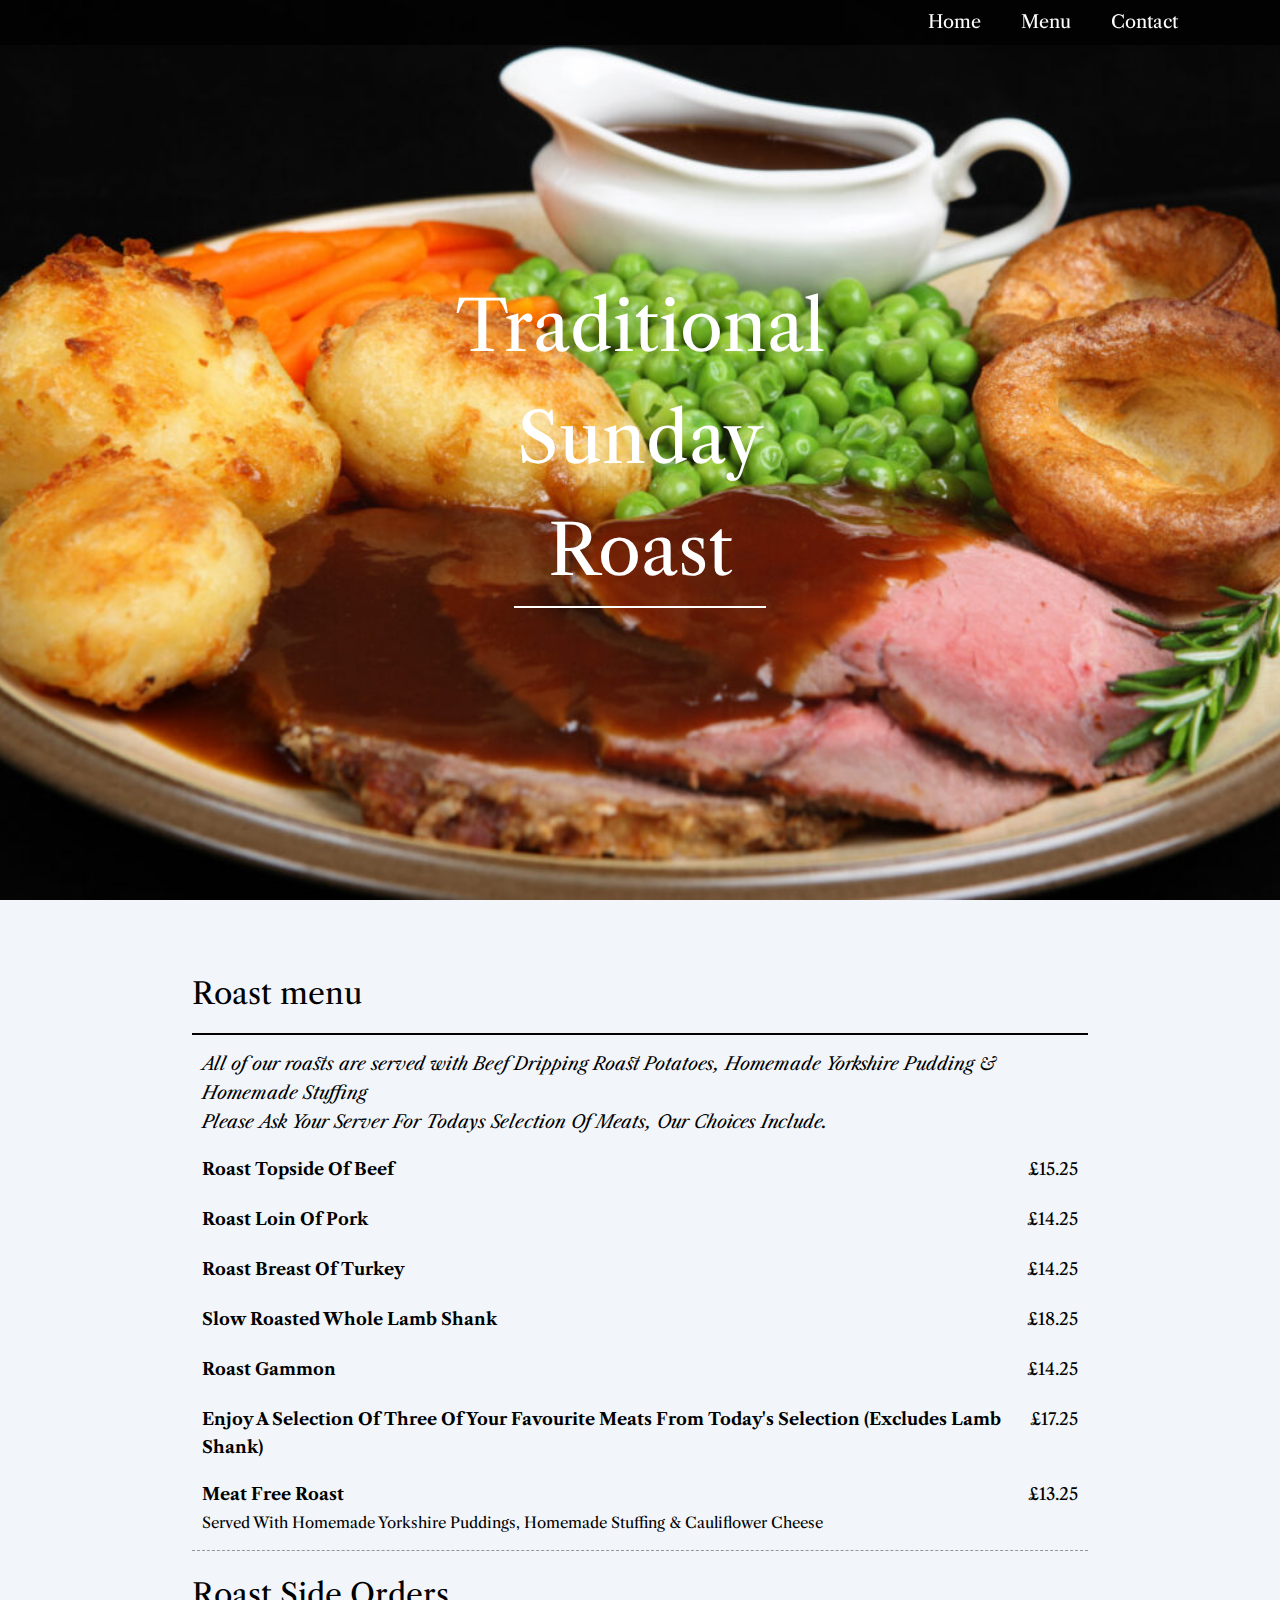
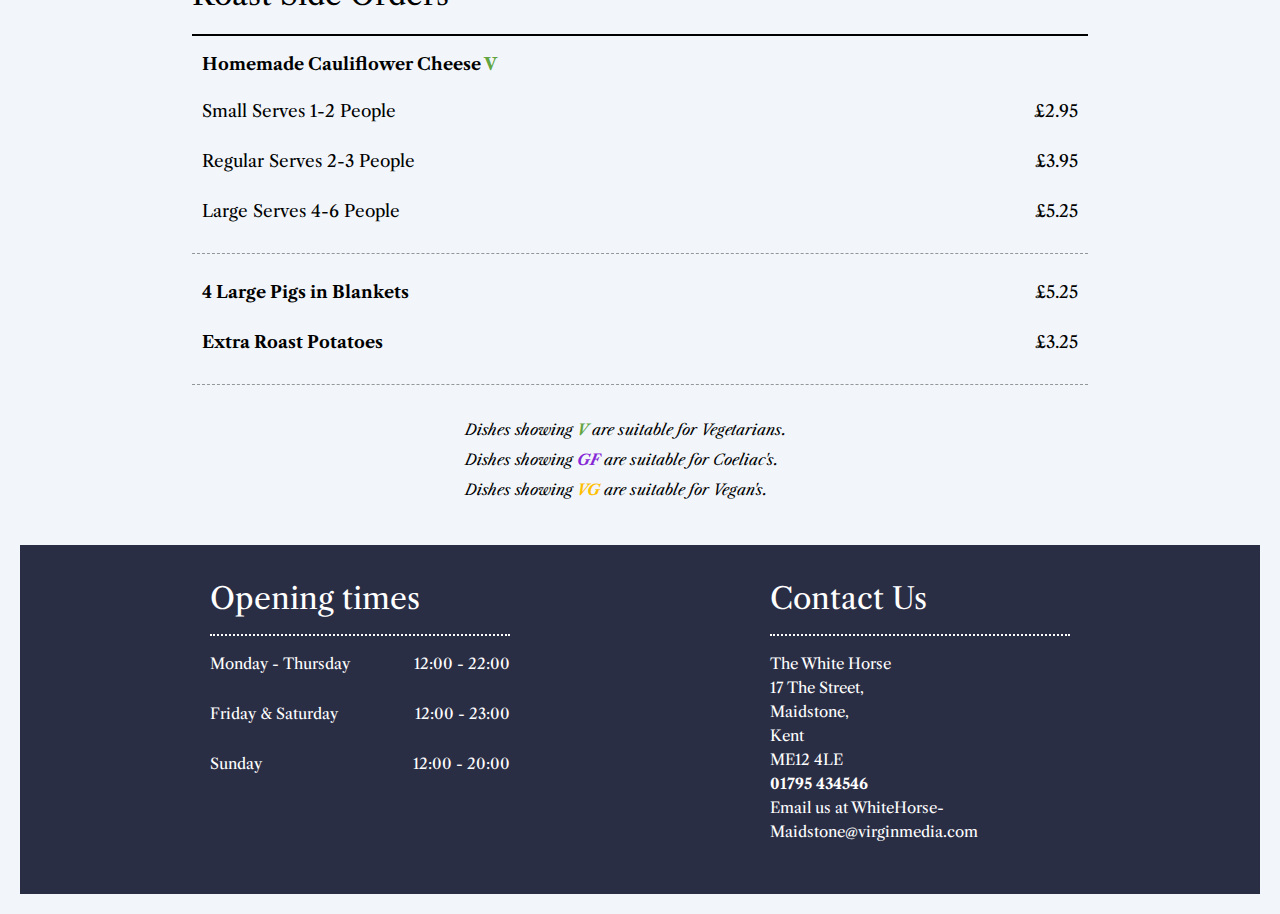
<file: menus/roast.html>
<!DOCTYPE html>
<html lang="en">

<head>
  <meta charset="UTF-8">
  <meta name="viewport" content="width=device-width, initial-scale=1.0">
  <title>Pub Project</title>
  <link rel="stylesheet" href="../styles.css">
  <link rel="icon" type="image/svg+xml" href="../favicon/favicon-16x16.png" />
</head>

<body>
  <!-- HERO SECTION -->
  <section>
    <!-- Top nav bar -->
    <header class="header">
      <button class="header__menu-button">
        <span class="header__menu-button-span"></span>
        <span class="header__menu-button-span"></span>
        <span class="header__menu-button-span"></span>
      </button>
      <nav class="header__nav-bar">
        <div class="header__links hidden">
          <a class="header__link" href="../index.html">Home</a>
          <a class="header__link" href="../menu.html">Menu</a>
          <a class="header__link" href="../contact-us.html">Contact</a>
        </div>
      </nav>
    </header>
    <!-- Hero image -->
    <div class="hero__image-container">
      <img class="hero__image" src="../images/roast.jpg" />
      <h1 class="hero__welcome">Traditional Sunday Roast <span class="hero__divider"></span>
      </h1>
    </div>
  </section>

  <!-- MAIN SECTION -->
  <main>
    <!-- Header -->
    <header class="main-section__header-container main-section__header-container--menu">
      <h2 class="main-section__heading">
      </h2>
    </header>

    <!-- Main content -->
    <div class="menu__content-container">

      <!-- ROAST MENU -->
      <div>
        <h3 class="main-section__sub-heading">Roast menu</h3>
        <div class="menu__divider"></div>

        <div class="menu__content__text-container--style-1">
          <p class="menu__items menu__items--info">All of our roasts are served with Beef Dripping Roast Potatoes,
            Homemade Yorkshire Pudding & Homemade Stuffing
            <br />
            Please Ask Your Server For Todays Selection Of Meats, Our Choices Include.
          </p>
          <div class="menu__flex-container">
            <p class="menu__items menu__items--name">Roast Topside Of Beef</p>
            <p class="menu__items">£15.25</p>
          </div>
          <div class="menu__flex-container">
            <p class="menu__items menu__items--name">Roast Loin Of Pork</p>
            <p class="menu__items">£14.25</p>
          </div>
          <div class="menu__flex-container">
            <p class="menu__items menu__items--name">Roast Breast Of Turkey</p>
            <p class="menu__items">£14.25</p>
          </div>
          <div class="menu__flex-container">
            <p class="menu__items menu__items--name">Slow Roasted Whole Lamb Shank</p>
            <p class="menu__items">£18.25</p>
          </div>
          <div class="menu__flex-container">
            <p class="menu__items menu__items--name">Roast Gammon</p>
            <p class="menu__items">£14.25</p>
          </div>
          <div class="menu__flex-container">
            <p class="menu__items menu__items--name">Enjoy A Selection Of Three Of Your Favourite Meats From Today's
              Selection (Excludes Lamb Shank)</p>
            <p class="menu__items">£17.25</p>
          </div>
          <div class="menu__flex-container">
            <p class="menu__items menu__items--name">Meat Free Roast</p>
            <p class="menu__items">£13.25</p>
          </div>
          <p class="menu__items menu__items--options">Served With Homemade Yorkshire Puddings, Homemade Stuffing &
            Cauliflower Cheese
          </p>
          <div class="menu__divider menu__divider--dotted"></div>
        </div>
      </div>

      <!-- ROAST SIDE ORDERS -->
      <div>
        <h3 class="main-section__sub-heading">Roast Side Orders</h3>
        <div class="menu__divider"></div>

        <div class="menu__content__text-container--style-1">
          <p class="menu__items  menu__items--name">Homemade Cauliflower Cheese <span class="v-span">V</span></p>
          <div class="menu__flex-container">
            <p class="menu__items">Small Serves 1-2 People</p>
            <p class="menu__items">£2.95</p>
          </div>
          <div class="menu__flex-container">
            <p class="menu__items">Regular Serves 2-3 People</p>
            <p class="menu__items">£3.95</p>
          </div>
          <div class="menu__flex-container">
            <p class="menu__items">Large Serves 4-6 People</p>
            <p class="menu__items">£5.25</p>
          </div>

          <div class="menu__divider menu__divider--dotted"></div>

          <div class="menu__flex-container">
            <p class="menu__items menu__items--name">4 Large Pigs in Blankets</p>
            <p class="menu__items">£5.25</p>
          </div>
          <div class="menu__flex-container">
            <p class="menu__items menu__items--name">Extra Roast Potatoes</p>
            <p class="menu__items">£3.25</p>
          </div>
          <div class="menu__divider menu__divider--dotted"></div>
        </div>
        <div class="menu__flags">
          <div class="menu__flags-text">
            <p>Dishes showing <span class="v-span">V</span> are suitable for Vegetarians.</p>
          </div>
          <div class="menu__flags-text">
            <p>Dishes showing <span class="gf-span">GF</span> are suitable for Coeliac's.</p>
          </div>
          <div class="menu__flags-text">
            <p>Dishes showing <span class="vg-span">VG</span> are suitable for Vegan's.</p>
          </div>
        </div>
      </div>
  </main>

  <!-- FOOTER SECTION -->
  <footer class="footer__container">
    <div class="footer__text-container">
      <div class="footer__heading-container">
        <h4 class="footer__heading">
          Opening times
        </h4>
        <button class="footer__arrow-button">
          <img class="footer__arrow" src="/images/white-arrow-png-41944.png" alt="">
        </button>
      </div>
      <div class="footer__text hidden">
        <div class="footer__divider"></div>
        <div class="footer__day">
          <span>Monday - Thursday</span><span>12:00 - 22:00</span>
        </div>
        <div class="footer__day">
          <span>Friday & Saturday</span><span>12:00 - 23:00</span>
        </div>
        <div class="footer__day">
          <span>Sunday</span><span>12:00 - 20:00</span>
        </div>
      </div>
    </div>

    <div class="footer__text-container">
      <div class="footer__heading-container">
        <h4 class="footer__heading">
          Contact Us
        </h4>
        <button class="footer__arrow-button">
          <img class="footer__arrow" src="/images/white-arrow-png-41944.png" alt="">
        </button>
      </div>
      <div class="footer__text hidden">
        <div class="footer__divider"></div>
        <div>
          <p>
            The White Horse
            <br />
            17 The Street,
            <br />
            Maidstone,
            <br />
            Kent
            <br />
            ME12 4LE
            <br />
            <strong>01795 434546</strong>
            <br />
            Email us at WhiteHorse-Maidstone@virginmedia.com
          </p>
        </div>
      </div>
  </footer>
  <script src="/index.js"></script>
</body>

</html>
</file>
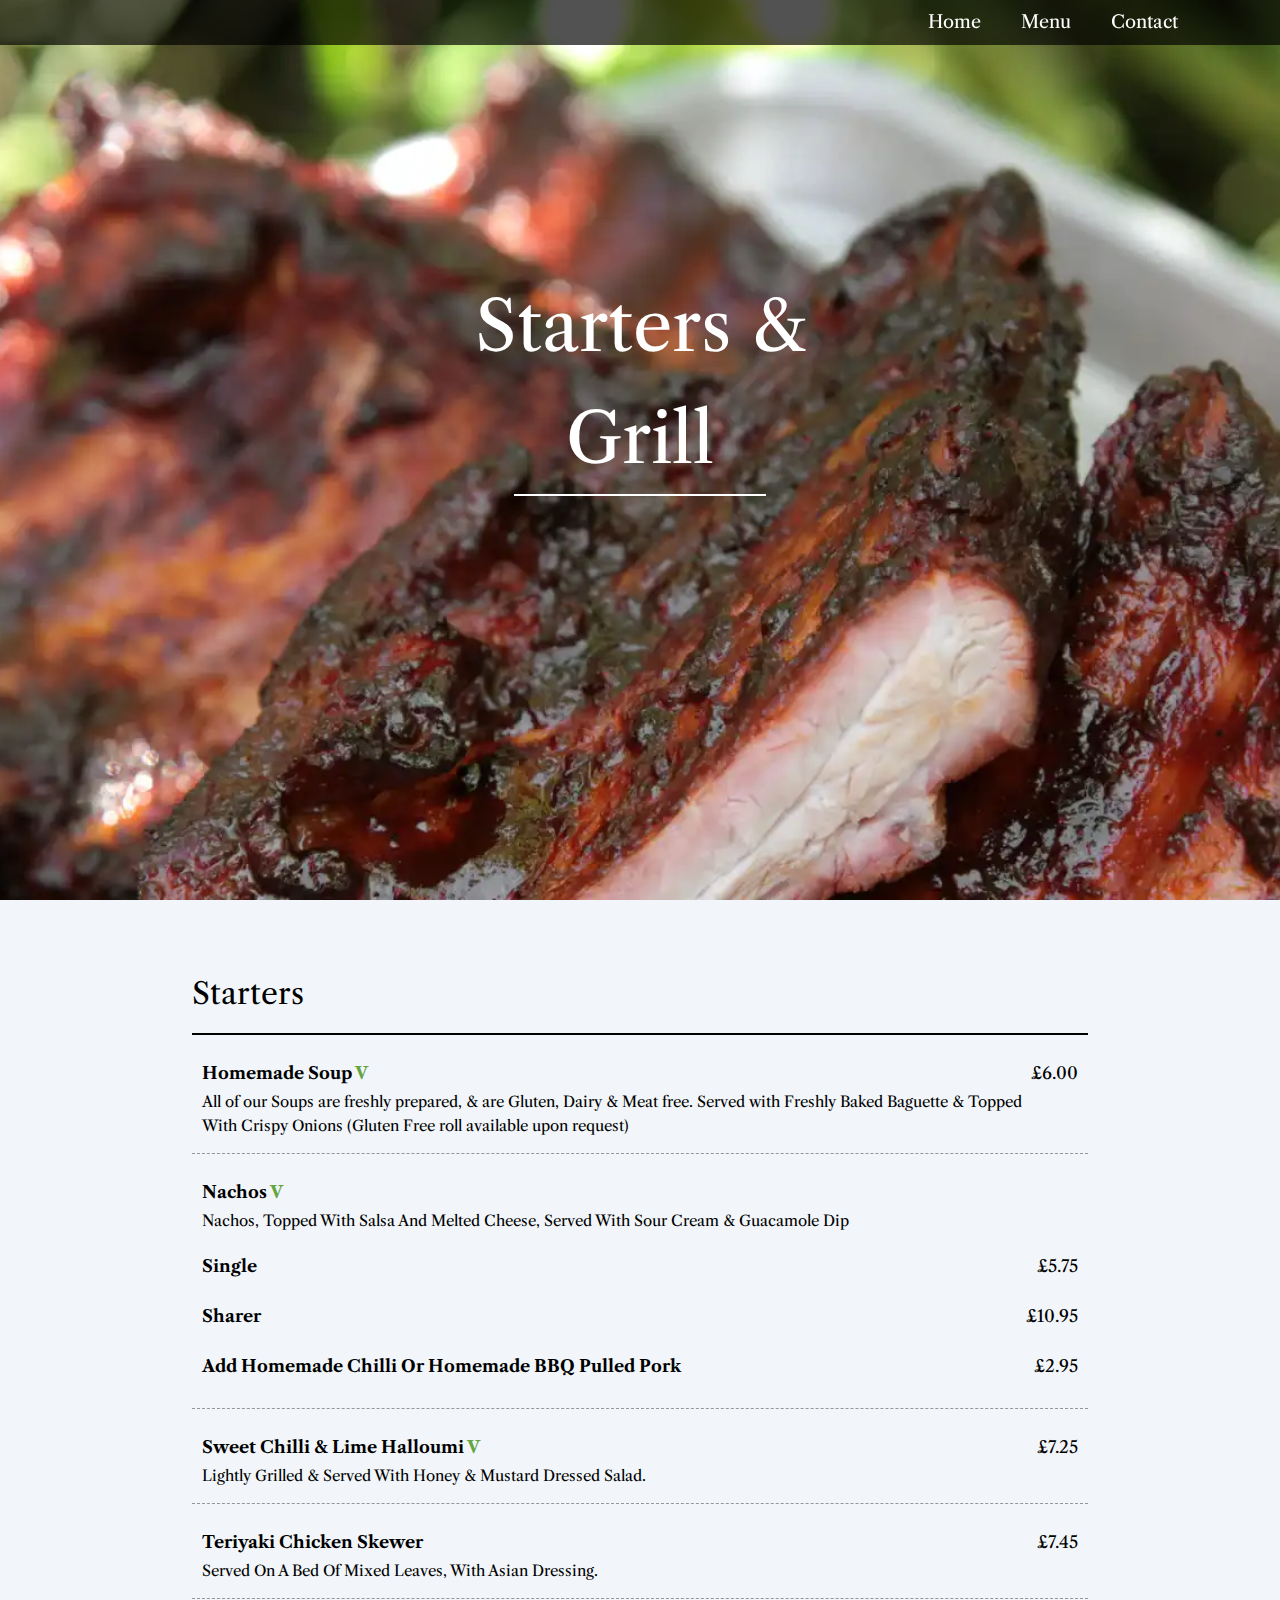
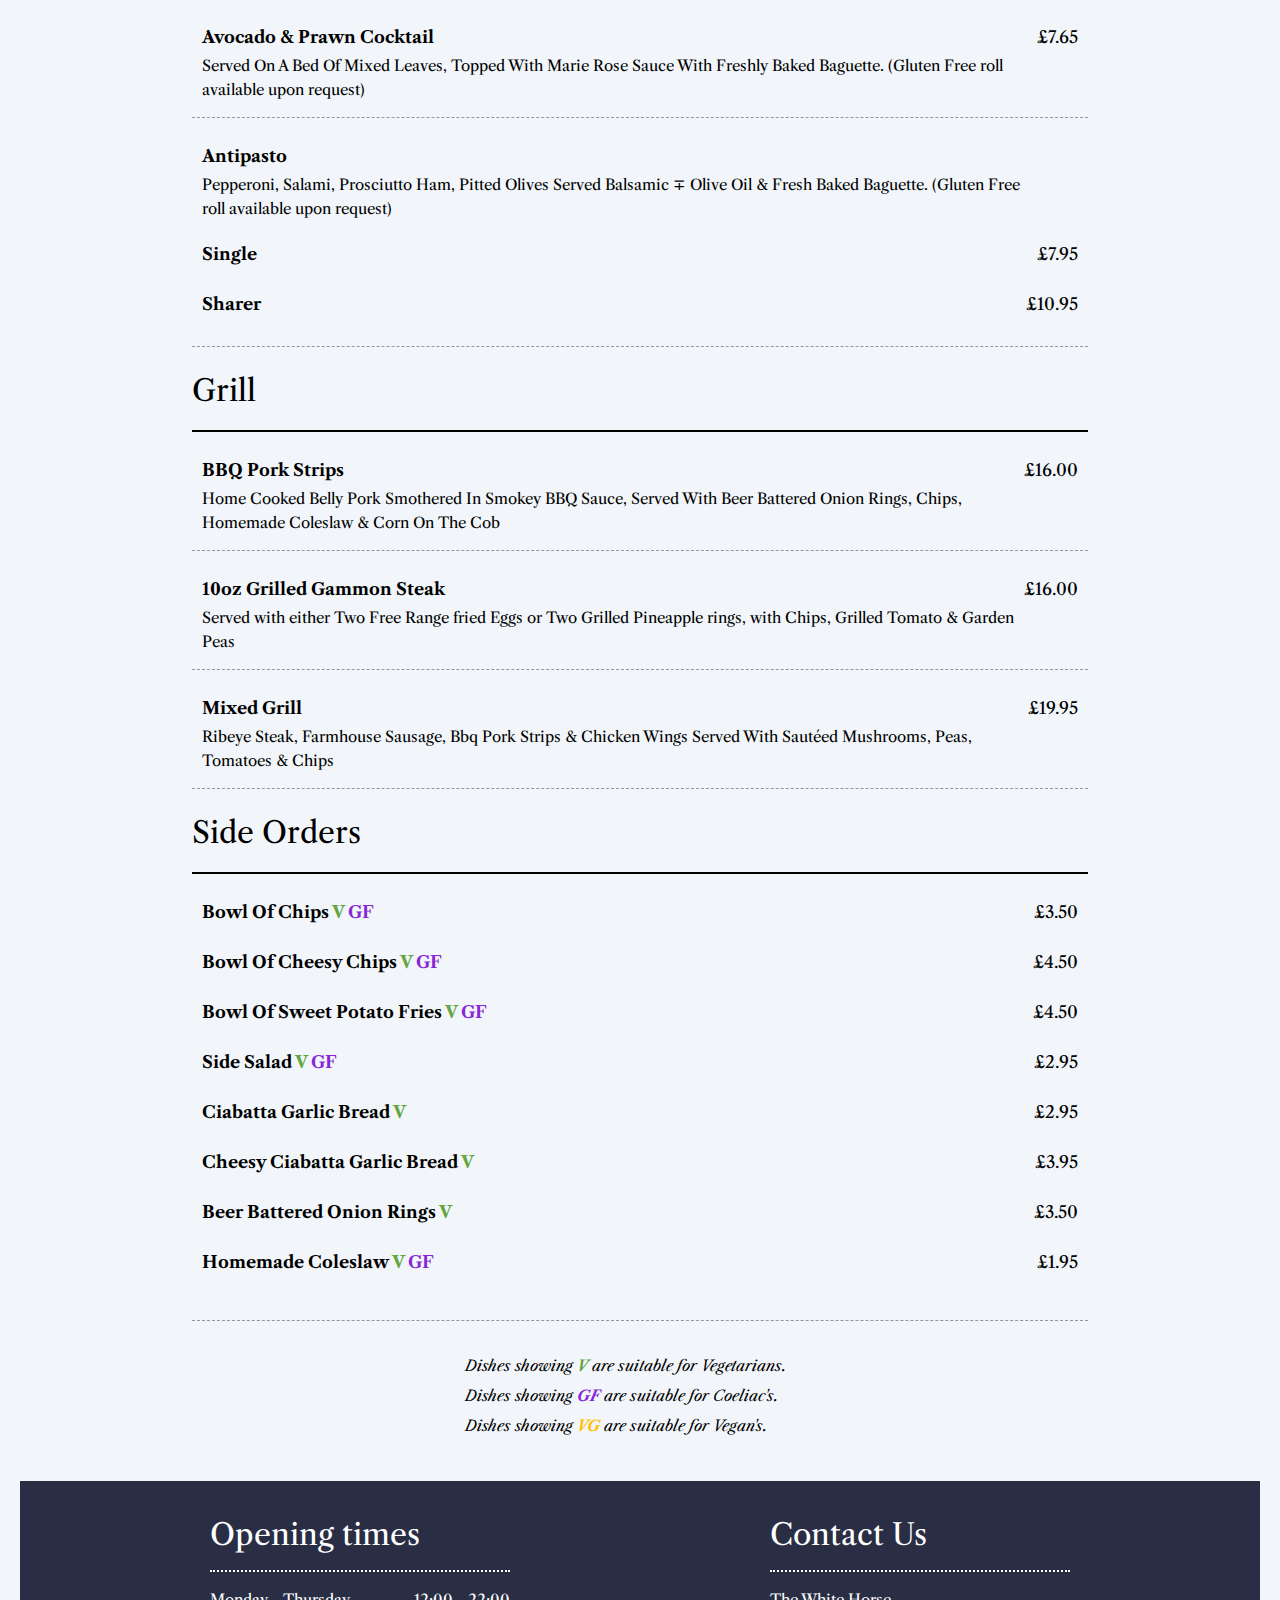
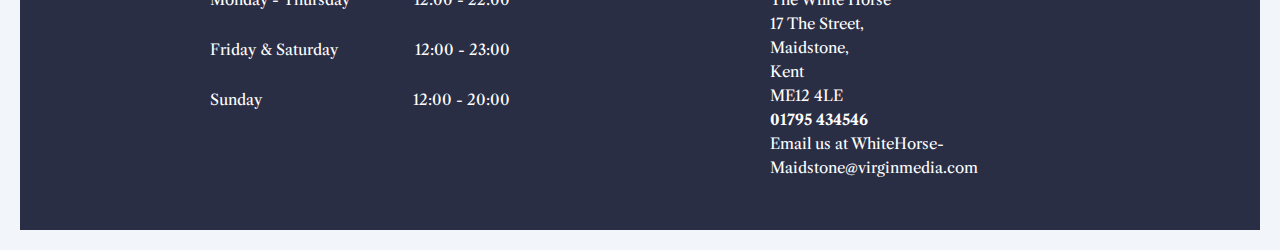
<file: menus/starters.html>
<!DOCTYPE html>
<html lang="en">

<head>
  <meta charset="UTF-8">
  <meta name="viewport" content="width=device-width, initial-scale=1.0">
  <title>Pub Project</title>
  <link rel="stylesheet" href="../styles.css">
  <link rel="icon" type="image/svg+xml" href="../favicon/favicon-16x16.png" />
</head>

<body>
  <!-- HERO SECTION -->
  <section>
    <!-- Top nav bar -->
    <header class="header">
      <button class="header__menu-button">
        <span class="header__menu-button-span"></span>
        <span class="header__menu-button-span"></span>
        <span class="header__menu-button-span"></span>
      </button>
      <nav class="header__nav-bar">
        <div class="header__links hidden">
          <a class="header__link" href="../index.html">Home</a>
          <a class="header__link" href="../menu.html">Menu</a>
          <a class="header__link" href="../contact-us.html">Contact</a>
        </div>
      </nav>
    </header>
    <!-- Hero image -->
    <div class="hero__image-container">
      <img class="hero__image" src="../images/ribs.webp" />
      <h1 class="hero__welcome">Starters & Grill <span class="hero__divider"></span>
      </h1>
    </div>
  </section>

  <!-- MAIN SECTION -->
  <main>
    <!-- Header -->
    <header class="main-section__header-container main-section__header-container--menu">
      <h2 class="main-section__heading">
      </h2>
    </header>

    <!-- Main content -->
    <div class="menu__content-container">

      <!-- STARTERS -->
      <div>
        <h3 class="main-section__sub-heading">Starters</h3>
        <div class="menu__divider"></div>

        <div class="menu__content__text-container--style-1">
          <div class="menu__flex-container">
            <p class="menu__items menu__items--name">Homemade Soup <span class="v-span">V</span></p>
            <p class="menu__items">£6.00</p>
          </div>
          <p class="menu__items menu__items--options">All of our Soups are freshly prepared, & are Gluten, Dairy & Meat
            free. Served with Freshly Baked Baguette & Topped With Crispy Onions (Gluten Free roll available upon
            request)</p>
          <div class="menu__divider menu__divider--dotted"></div>
        </div>

        <div class="menu__content__text-container--style-1">
          <div class="menu__flex-container">
            <p class="menu__items menu__items--name">Nachos <span class="v-span">V</span></p>
          </div>
          <p class="menu__items menu__items--options">Nachos, Topped With Salsa And Melted Cheese, Served With Sour
            Cream & Guacamole Dip</p>
          <div class="menu__flex-container">
            <p class="menu__items menu__items--name">Single</p>
            <p class="menu__items">£5.75</p>
          </div>
          <div class="menu__flex-container">
            <p class="menu__items menu__items--name">Sharer</p>
            <p class="menu__items">£10.95</p>
          </div>
          <div class="menu__flex-container">
            <p class="menu__items menu__items--name">Add Homemade Chilli Or Homemade BBQ Pulled Pork</p>
            <p class="menu__items">£2.95</p>
          </div>
          <div class="menu__divider menu__divider--dotted"></div>
        </div>
      </div>

      <div class="menu__content__text-container--style-1">
        <div class="menu__flex-container">
          <p class="menu__items menu__items--name">Sweet Chilli & Lime Halloumi <span class="v-span">V</span></p>
          <p class="menu__items">£7.25</p>
        </div>
        <p class="menu__items menu__items--options">Lightly Grilled & Served With Honey & Mustard Dressed Salad.</p>
        <div class="menu__divider menu__divider--dotted"></div>
      </div>

      <div class="menu__content__text-container--style-1">
        <div class="menu__flex-container">
          <p class="menu__items menu__items--name">Teriyaki Chicken Skewer</p>
          <p class="menu__items">£7.45</p>
        </div>
        <p class="menu__items menu__items--options">Served On A Bed Of Mixed Leaves, With Asian Dressing.</p>
        <div class="menu__divider menu__divider--dotted"></div>
      </div>

      <div class="menu__content__text-container--style-1">
        <div class="menu__flex-container">
          <p class="menu__items menu__items--name">Avocado & Prawn Cocktail</p>
          <p class="menu__items">£7.65</p>
        </div>
        <p class="menu__items menu__items--options">Served On A Bed Of Mixed Leaves, Topped With Marie Rose Sauce With
          Freshly Baked Baguette. (Gluten Free roll available upon request)</p>
        <div class="menu__divider menu__divider--dotted"></div>
      </div>

      <div class="menu__content__text-container--style-1">
        <div class="menu__flex-container">
          <p class="menu__items menu__items--name">Antipasto</p>
        </div>
        <p class="menu__items menu__items--options">Pepperoni, Salami, Prosciutto Ham, Pitted Olives Served Balsamic
          &mp; Olive Oil & Fresh Baked Baguette. (Gluten Free roll available upon request)</p>
        <div class="menu__flex-container">
          <p class="menu__items menu__items--name">Single</p>
          <p class="menu__items">£7.95</p>
        </div>
        <div class="menu__flex-container">
          <p class="menu__items menu__items--name">Sharer</p>
          <p class="menu__items">£10.95</p>
        </div>
        <div class="menu__divider menu__divider--dotted"></div>
      </div>

      <!-- GRILL -->
      <div>
        <h3 class="main-section__sub-heading"> Grill</h3>
        <div class="menu__divider"></div>

        <div class="menu__content__text-container--style-1">
          <div class="menu__flex-container">
            <p class="menu__items menu__items--name">BBQ Pork Strips</p>
            <p class="menu__items">£16.00</p>
          </div>
          <p class="menu__items menu__items--options">Home Cooked Belly Pork Smothered In Smokey BBQ Sauce, Served With
            Beer Battered Onion Rings, Chips, Homemade Coleslaw & Corn On The Cob</p>
          <div class="menu__divider menu__divider--dotted"></div>
        </div>

        <div class="menu__content__text-container--style-1">
          <div class="menu__flex-container">
            <p class="menu__items menu__items--name">10oz Grilled Gammon Steak</p>
            <p class="menu__items">£16.00</p>
          </div>
          <p class="menu__items menu__items--options">Served with either Two Free Range fried Eggs or Two Grilled
            Pineapple rings, with Chips, Grilled Tomato & Garden Peas</p>
          <div class="menu__divider menu__divider--dotted"></div>
        </div>

        <div class="menu__content__text-container--style-1">
          <div class="menu__flex-container">
            <p class="menu__items menu__items--name">Mixed Grill</p>
            <p class="menu__items">£19.95</p>
          </div>
          <p class="menu__items menu__items--options">Ribeye Steak, Farmhouse Sausage, Bbq Pork Strips & Chicken Wings
            Served With Sautéed Mushrooms, Peas, Tomatoes & Chips</p>
          <div class="menu__divider menu__divider--dotted"></div>
        </div>
      </div>

      <!-- SIDE ORDERS -->
      <div>
        <h3 class="main-section__sub-heading">Side Orders</h3>
        <div class="menu__divider"></div>

        <div class="menu__flex-container">
          <p class="menu__items menu__items--name">Bowl Of Chips <span class="v-span">V</span> <span
              class="gf-span">GF</span></p>
          <p class="menu__items">£3.50</p>
        </div>
        <div class="menu__flex-container">
          <p class="menu__items menu__items--name">Bowl Of Cheesy Chips <span class="v-span">V</span> <span
              class="gf-span">GF</span></p>
          <p class="menu__items">£4.50</p>
        </div>
        <div class="menu__flex-container">
          <p class="menu__items menu__items--name">Bowl Of Sweet Potato Fries <span class="v-span">V</span> <span
              class="gf-span">GF</span></p>
          <p class="menu__items">£4.50</p>
        </div>
        <div class="menu__flex-container">
          <p class="menu__items menu__items--name">Side Salad <span class="v-span">V</span> <span
              class="gf-span">GF</span></p>
          <p class="menu__items">£2.95</p>
        </div>
        <div class="menu__flex-container">
          <p class="menu__items menu__items--name">Ciabatta Garlic Bread <span class="v-span">V</span></p>
          <p class="menu__items">£2.95</p>
        </div>
        <div class="menu__flex-container">
          <p class="menu__items menu__items--name">Cheesy Ciabatta Garlic Bread <span class="v-span">V</span></p>
          <p class="menu__items">£3.95</p>
        </div>
        <div class="menu__flex-container">
          <p class="menu__items menu__items--name">Beer Battered Onion Rings <span class="v-span">V</span></p>
          <p class="menu__items">£3.50</p>
        </div>
        <div class="menu__flex-container">
          <p class="menu__items menu__items--name">Homemade Coleslaw <span class="v-span">V</span> <span
              class="gf-span">GF</span></p>
          </p>
          <p class="menu__items">£1.95</p>
        </div>
      </div>

      <br>
      <div class="menu__divider menu__divider--dotted"></div>

      <div class="menu__flags">
        <div class="menu__flags-text">
          <p>Dishes showing <span class="v-span">V</span> are suitable for Vegetarians.</p>
        </div>
        <div class="menu__flags-text">
          <p>Dishes showing <span class="gf-span">GF</span> are suitable for Coeliac's.</p>
        </div>
        <div class="menu__flags-text">
          <p>Dishes showing <span class="vg-span">VG</span> are suitable for Vegan's.</p>
        </div>
      </div>

    </div>
  </main>

  <!-- FOOTER SECTION -->
  <footer class="footer__container">
    <div class="footer__text-container">
      <div class="footer__heading-container">
        <h4 class="footer__heading">
          Opening times
        </h4>
        <button class="footer__arrow-button">
          <img class="footer__arrow" src="/images/white-arrow-png-41944.png" alt="">
        </button>
      </div>
      <div class="footer__text hidden">
        <div class="footer__divider"></div>
        <div class="footer__day">
          <span>Monday - Thursday</span><span>12:00 - 22:00</span>
        </div>
        <div class="footer__day">
          <span>Friday & Saturday</span><span>12:00 - 23:00</span>
        </div>
        <div class="footer__day">
          <span>Sunday</span><span>12:00 - 20:00</span>
        </div>
      </div>
    </div>

    <div class="footer__text-container">
      <div class="footer__heading-container">
        <h4 class="footer__heading">
          Contact Us
        </h4>
        <button class="footer__arrow-button">
          <img class="footer__arrow" src="/images/white-arrow-png-41944.png" alt="">
        </button>
      </div>
      <div class="footer__text hidden">
        <div class="footer__divider"></div>
        <div>
          <p>
            The White Horse
            <br />
            17 The Street,
            <br />
            Maidstone,
            <br />
            Kent
            <br />
            ME12 4LE
            <br />
            <strong>01795 434546</strong>
            <br />
            Email us at WhiteHorse-Maidstone@virginmedia.com
          </p>
        </div>
      </div>
  </footer>
  <script src="/index.js"></script>
</body>

</html>
</file>
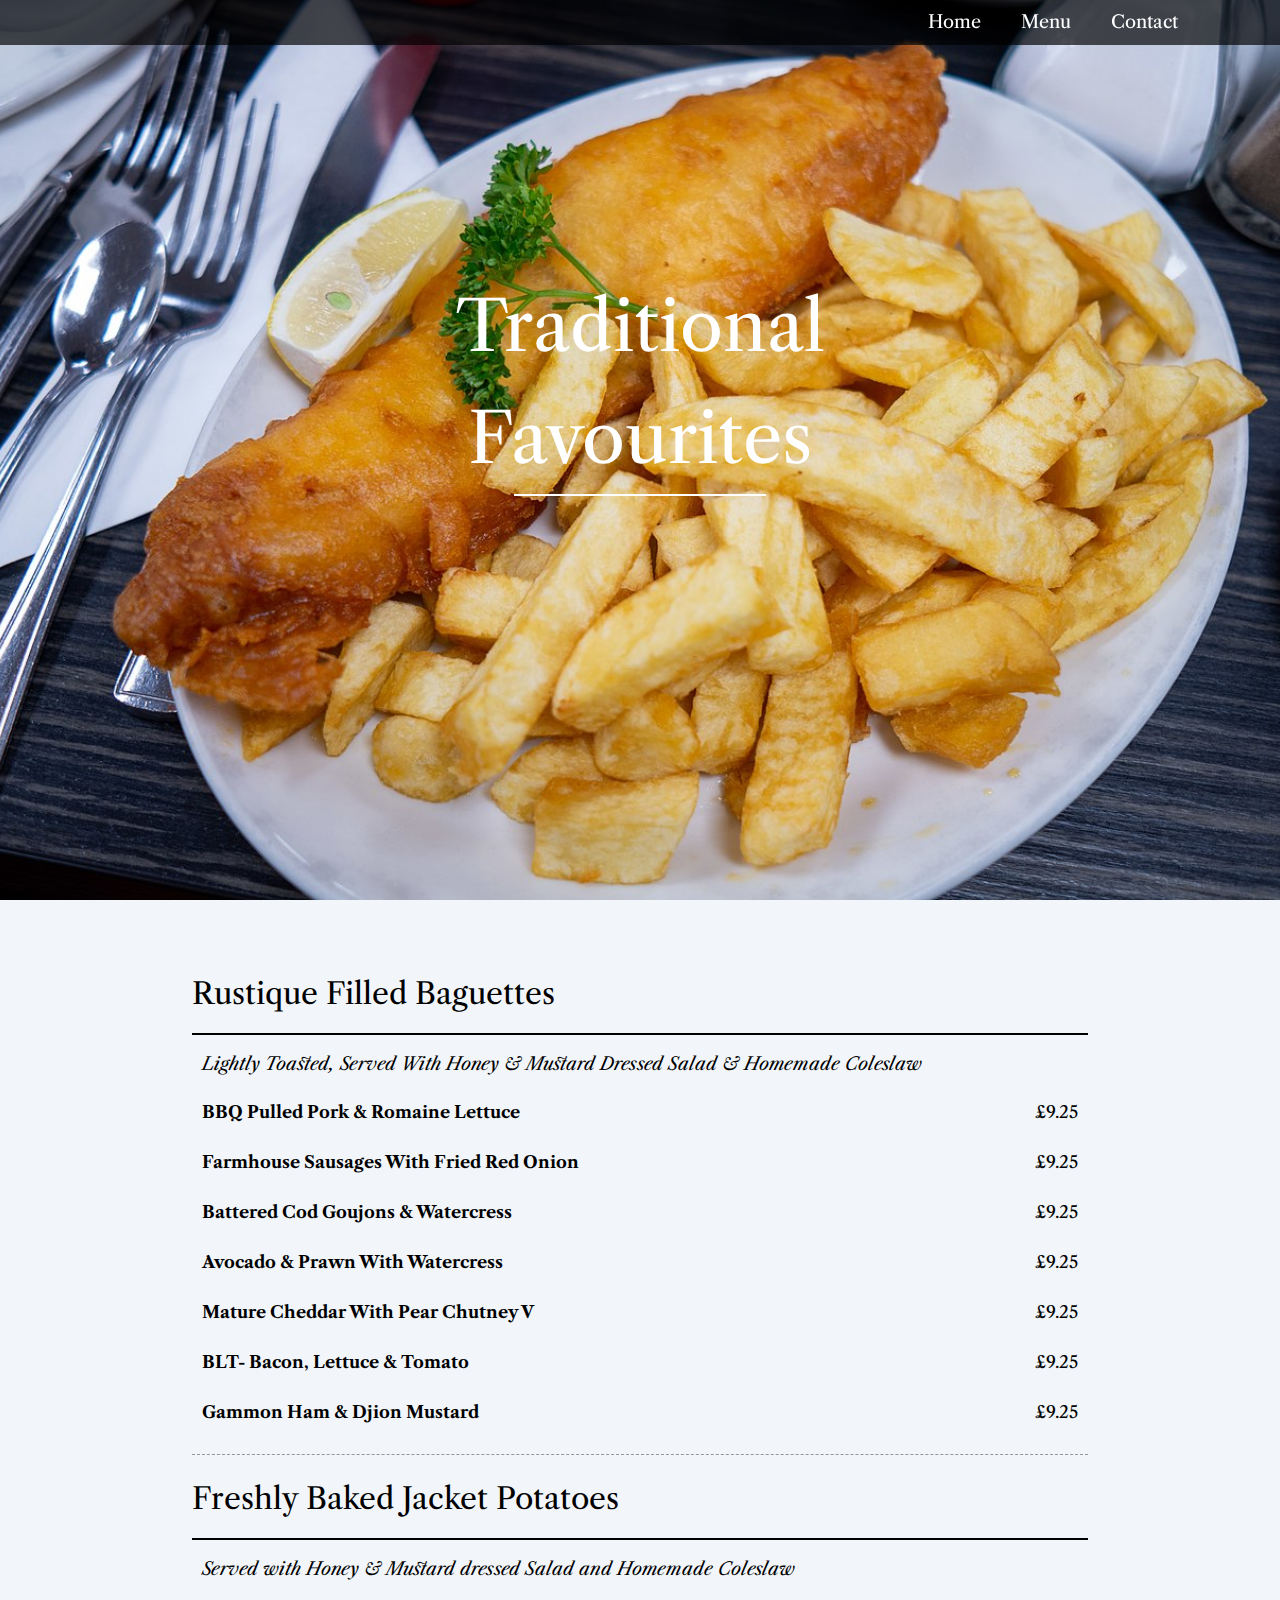
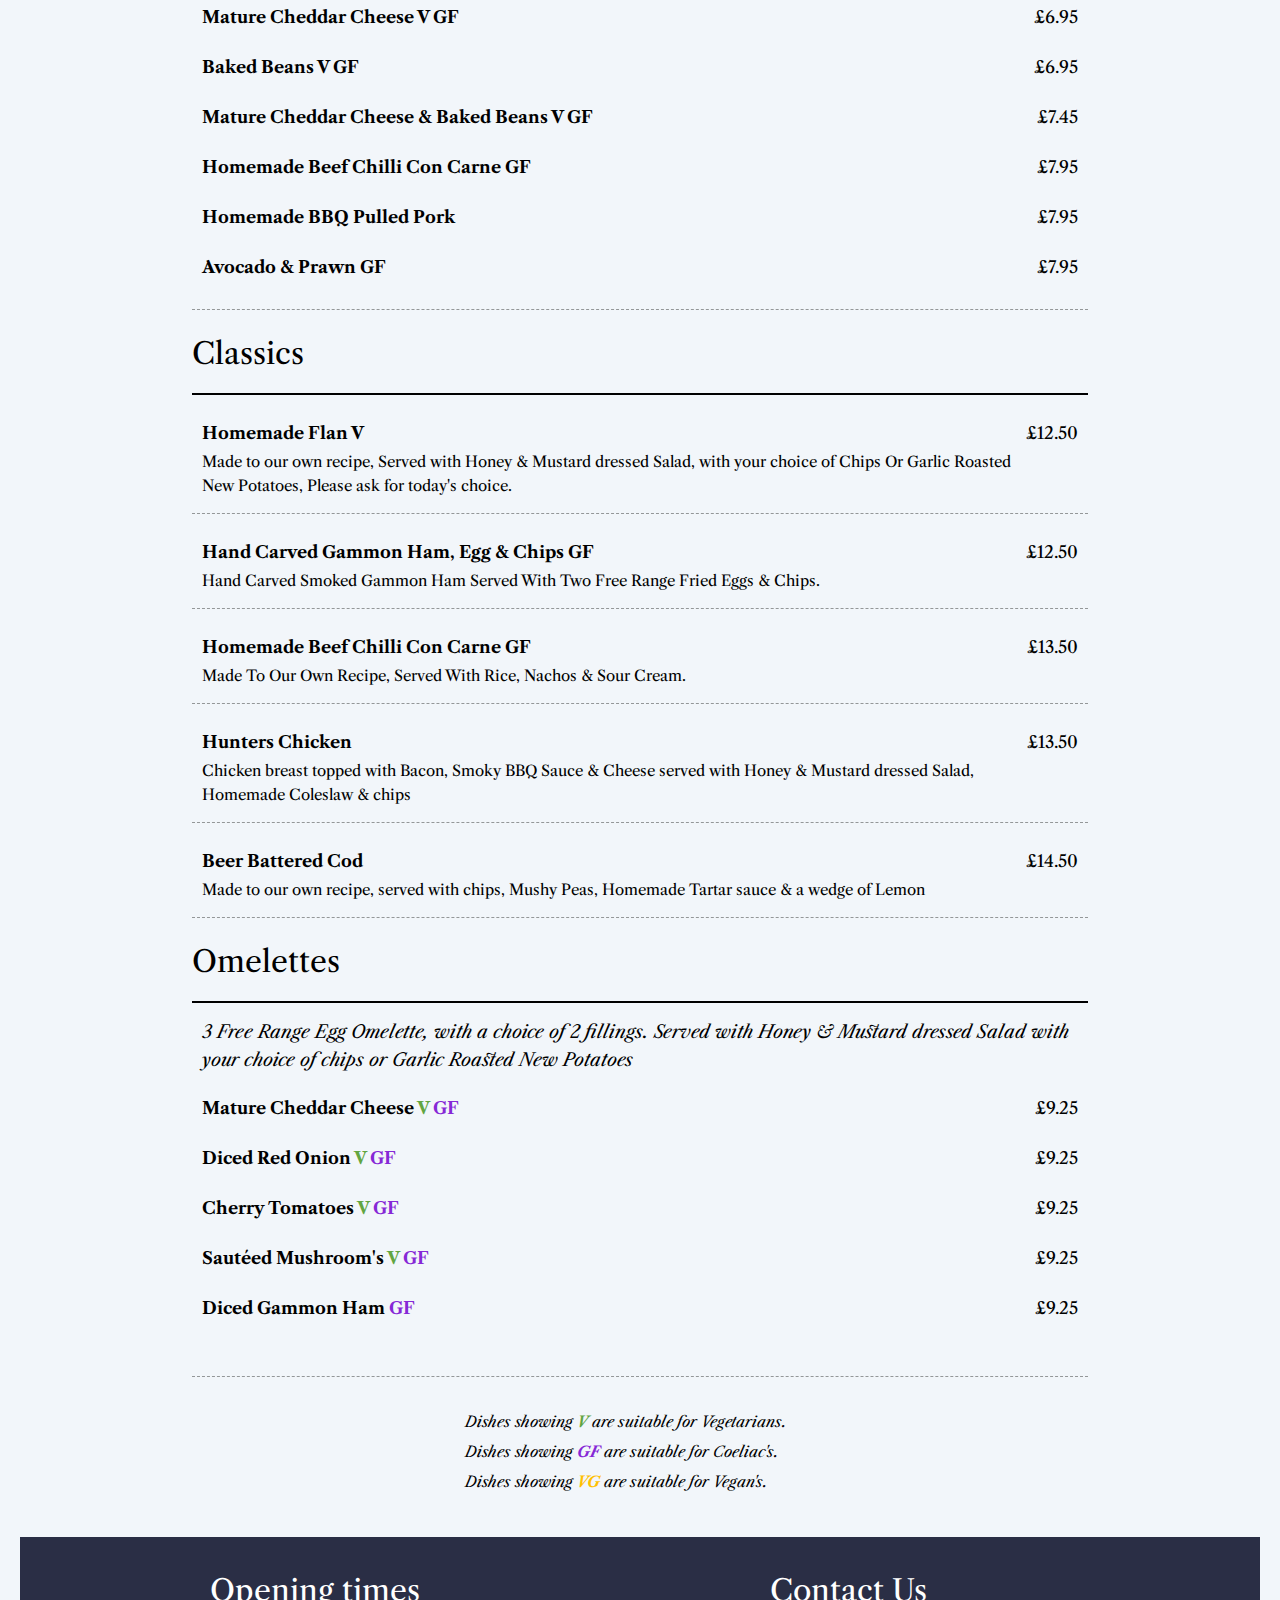
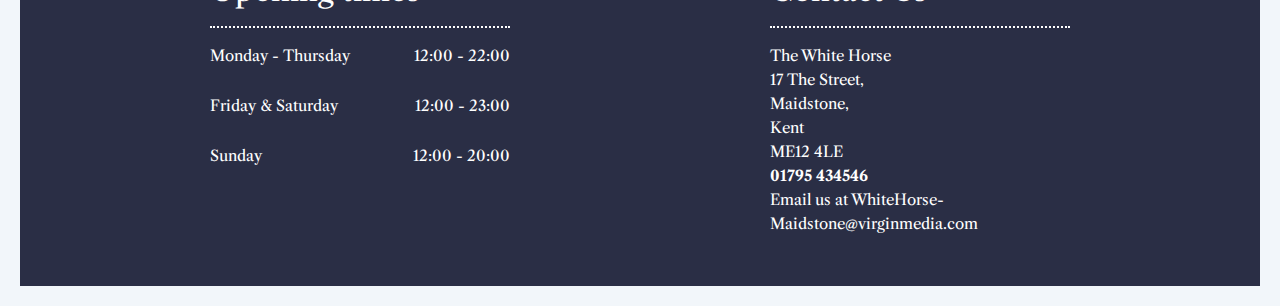
<file: menus/traditional.html>
<!DOCTYPE html>
<html lang="en">

<head>
  <meta charset="UTF-8">
  <meta name="viewport" content="width=device-width, initial-scale=1.0">
  <title>Pub Project</title>
  <link rel="stylesheet" href="../styles.css">
  <link rel="icon" type="image/svg+xml" href="../favicon/favicon-16x16.png" />
</head>

<body>
  <!-- HERO SECTION -->
  <section>
    <!-- Top nav bar -->
    <header class="header">
      <button class="header__menu-button">
        <span class="header__menu-button-span"></span>
        <span class="header__menu-button-span"></span>
        <span class="header__menu-button-span"></span>
      </button>
      <nav class="header__nav-bar">
        <div class="header__links hidden">
          <a class="header__link" href="../index.html">Home</a>
          <a class="header__link" href="../menu.html">Menu</a>
          <a class="header__link" href="../contact-us.html">Contact</a>
        </div>
      </nav>
    </header>
    <!-- Hero image -->
    <div class="hero__image-container">
      <img class="hero__image" src="../images/Fish_and_chips.jpg" />
      <h1 class="hero__welcome">Traditional Favourites <span class="hero__divider"></span>
      </h1>
    </div>
  </section>

  <!-- MAIN SECTION -->
  <main>
    <!-- Header -->
    <header class="main-section__header-container main-section__header-container--menu">
      <h2 class="main-section__heading">
      </h2>
    </header>

    <!-- Main content -->
    <div class="menu__content-container">

      <!-- BAGUETTES -->
      <div>
        <h3 class="main-section__sub-heading">Rustique Filled Baguettes</h3>
        <div class="menu__divider"></div>

        <div class="menu__content__text-container--style-1">
          <p class="menu__items menu__items--info">Lightly Toasted, Served With Honey & Mustard Dressed Salad &
            Homemade Coleslaw</p>
          <div class="menu__flex-container">
            <p class="menu__items menu__items--name">BBQ Pulled Pork & Romaine Lettuce</p>
            <p class="menu__items">£9.25</p>
          </div>
          <div class="menu__flex-container">
            <p class="menu__items menu__items--name">Farmhouse Sausages With Fried Red Onion</p>
            <p class="menu__items">£9.25</p>
          </div>
          <div class="menu__flex-container">
            <p class="menu__items menu__items--name">Battered Cod Goujons & Watercress</p>
            <p class="menu__items">£9.25</p>
          </div>
          <div class="menu__flex-container">
            <p class="menu__items menu__items--name">Avocado & Prawn With Watercress</p>
            <p class="menu__items">£9.25</p>
          </div>
          <div class="menu__flex-container">
            <p class="menu__items menu__items--name">Mature Cheddar With Pear Chutney V</p>
            <p class="menu__items">£9.25</p>
          </div>
          <div class="menu__flex-container">
            <p class="menu__items menu__items--name">BLT- Bacon, Lettuce & Tomato</p>
            <p class="menu__items">£9.25</p>
          </div>
          <div class="menu__flex-container">
            <p class="menu__items menu__items--name">Gammon Ham & Djion Mustard</p>
            <p class="menu__items">£9.25</p>
          </div>
          <div class="menu__divider menu__divider--dotted"></div>
        </div>
      </div>

      <!-- JACKET POTATOES-->
      <div>
        <h3 class="main-section__sub-heading">Freshly Baked Jacket Potatoes</h3>
        <div class="menu__divider"></div>

        <div class="menu__content__text-container--style-1">
          <p class="menu__items menu__items--info">Served with Honey & Mustard dressed Salad and Homemade Coleslaw</p>
          <div class="menu__flex-container">
            <p class="menu__items menu__items--name">Mature Cheddar Cheese V GF</p>
            <p class="menu__items">£6.95</p>
          </div>
          <div class="menu__flex-container">
            <p class="menu__items menu__items--name">Baked Beans V GF</p>
            <p class="menu__items">£6.95</p>
          </div>
          <div class="menu__flex-container">
            <p class="menu__items menu__items--name">Mature Cheddar Cheese & Baked Beans V GF</p>
            <p class="menu__items">£7.45</p>
          </div>
          <div class="menu__flex-container">
            <p class="menu__items menu__items--name">Homemade Beef Chilli Con Carne GF</p>
            <p class="menu__items">£7.95</p>
          </div>
          <div class="menu__flex-container">
            <p class="menu__items menu__items--name">Homemade BBQ Pulled Pork</p>
            <p class="menu__items">£7.95</p>
          </div>
          <div class="menu__flex-container">
            <p class="menu__items menu__items--name">Avocado & Prawn GF</p>
            <p class="menu__items">£7.95</p>
          </div>
          <div class="menu__divider menu__divider--dotted"></div>
        </div>
      </div>

      <!-- CLASSICS-->
      <div>
        <h3 class="main-section__sub-heading">Classics</h3>
        <div class="menu__divider"></div>

        <div class="menu__content__text-container--style-1">
          <div class="menu__flex-container">
            <p class="menu__items menu__items--name">Homemade Flan V</p>
            <p class="menu__items">£12.50</p>
          </div>
          <p class="menu__items menu__items--options">Made to our own recipe, Served with Honey & Mustard dressed Salad,
            with your choice of Chips Or Garlic Roasted New Potatoes, Please ask for today's choice.</p>
          <div class="menu__divider menu__divider--dotted"></div>
        </div>

        <div class="menu__content__text-container--style-1">
          <div class="menu__flex-container">
            <p class="menu__items menu__items--name">Hand Carved Gammon Ham, Egg & Chips GF
            </p>
            <p class="menu__items">£12.50</p>
          </div>
          <p class="menu__items menu__items--options">Hand Carved Smoked Gammon Ham Served With Two Free Range Fried
            Eggs & Chips.</p>
          <div class="menu__divider menu__divider--dotted"></div>
        </div>

        <div class="menu__content__text-container--style-1">
          <div class="menu__flex-container">
            <p class="menu__items menu__items--name">Homemade Beef Chilli Con Carne GF
            </p>
            <p class="menu__items">£13.50</p>
          </div>
          <p class="menu__items menu__items--options">Made To Our Own Recipe, Served With Rice, Nachos & Sour Cream.
          </p>
          <div class="menu__divider menu__divider--dotted"></div>
        </div>

        <div class="menu__content__text-container--style-1">
          <div class="menu__flex-container">
            <p class="menu__items menu__items--name">Hunters Chicken
            </p>
            <p class="menu__items">£13.50</p>
          </div>
          <p class="menu__items menu__items--options">Chicken breast topped with Bacon, Smoky BBQ Sauce & Cheese served
            with Honey & Mustard dressed Salad, Homemade Coleslaw & chips</p>
          <div class="menu__divider menu__divider--dotted"></div>
        </div>

        <div class="menu__content__text-container--style-1">
          <div class="menu__flex-container">
            <p class="menu__items menu__items--name">Beer Battered Cod
            </p>
            <p class="menu__items">£14.50</p>
          </div>
          <p class="menu__items menu__items--options">Made to our own recipe, served with chips, Mushy Peas, Homemade
            Tartar sauce & a wedge of Lemon
          </p>
          <div class="menu__divider menu__divider--dotted"></div>
        </div>

        <!-- OMELETTES -->
        <div>
          <h3 class="main-section__sub-heading"> Omelettes </h3>
          <div class="menu__divider"></div>
          <div class="menu__content__text-container--style-1">
            <p class="menu__items menu__items--info">3 Free Range Egg Omelette, with a choice of 2 fillings. Served with
              Honey & Mustard dressed Salad with your choice of chips or Garlic Roasted New Potatoes</p>
            <div class="menu__flex-container">
              <p class="menu__items menu__items--name">Mature Cheddar Cheese <span class="v-span">V</span> <span
                  class="gf-span">GF</span></p>
              <p class="menu__items">£9.25</p>
            </div>
            <div class="menu__flex-container">
              <p class="menu__items menu__items--name">Diced Red Onion <span class="v-span">V</span> <span
                  class="gf-span">GF</span></p>
              <p class="menu__items">£9.25</p>
            </div>
            <div class="menu__flex-container">
              <p class="menu__items menu__items--name">Cherry Tomatoes <span class="v-span">V</span> <span
                  class="gf-span">GF</span></p>
              <p class="menu__items">£9.25</p>
            </div>
            <div class="menu__flex-container">
              <p class="menu__items menu__items--name">Sautéed Mushroom's <span class="v-span">V</span> <span
                  class="gf-span">GF</span></p>
              <p class="menu__items">£9.25</p>
            </div>
            <div class="menu__flex-container">
              <p class="menu__items menu__items--name">Diced Gammon Ham <span class="gf-span">GF</span></p>
              <p class="menu__items">£9.25</p>
            </div>
          </div>

        </div>

        <br>
        <div class="menu__divider menu__divider--dotted"></div>

        <div class="menu__flags">
          <div class="menu__flags-text">
            <p>Dishes showing <span class="v-span">V</span> are suitable for Vegetarians.</p>
          </div>
          <div class="menu__flags-text">
            <p>Dishes showing <span class="gf-span">GF</span> are suitable for Coeliac's.</p>
          </div>
          <div class="menu__flags-text">
            <p>Dishes showing <span class="vg-span">VG</span> are suitable for Vegan's.</p>
          </div>
        </div>
      </div>
  </main>

  <!-- FOOTER SECTION -->
  <footer class="footer__container">
    <div class="footer__text-container">
      <div class="footer__heading-container">
        <h4 class="footer__heading">
          Opening times
        </h4>
        <button class="footer__arrow-button">
          <img class="footer__arrow" src="/images/white-arrow-png-41944.png" alt="">
        </button>
      </div>
      <div class="footer__text hidden">
        <div class="footer__divider"></div>
        <div class="footer__day">
          <span>Monday - Thursday</span><span>12:00 - 22:00</span>
        </div>
        <div class="footer__day">
          <span>Friday & Saturday</span><span>12:00 - 23:00</span>
        </div>
        <div class="footer__day">
          <span>Sunday</span><span>12:00 - 20:00</span>
        </div>
      </div>
    </div>

    <div class="footer__text-container">
      <div class="footer__heading-container">
        <h4 class="footer__heading">
          Contact Us
        </h4>
        <button class="footer__arrow-button">
          <img class="footer__arrow" src="/images/white-arrow-png-41944.png" alt="">
        </button>
      </div>
      <div class="footer__text hidden">
        <div class="footer__divider"></div>
        <div>
          <p>
            The White Horse
            <br />
            17 The Street,
            <br />
            Maidstone,
            <br />
            Kent
            <br />
            ME12 4LE
            <br />
            <strong>01795 434546</strong>
            <br />
            Email us at WhiteHorse-Maidstone@virginmedia.com
          </p>
        </div>
      </div>
  </footer>
  <script src="/index.js"></script>
</body>

</html>
</file>
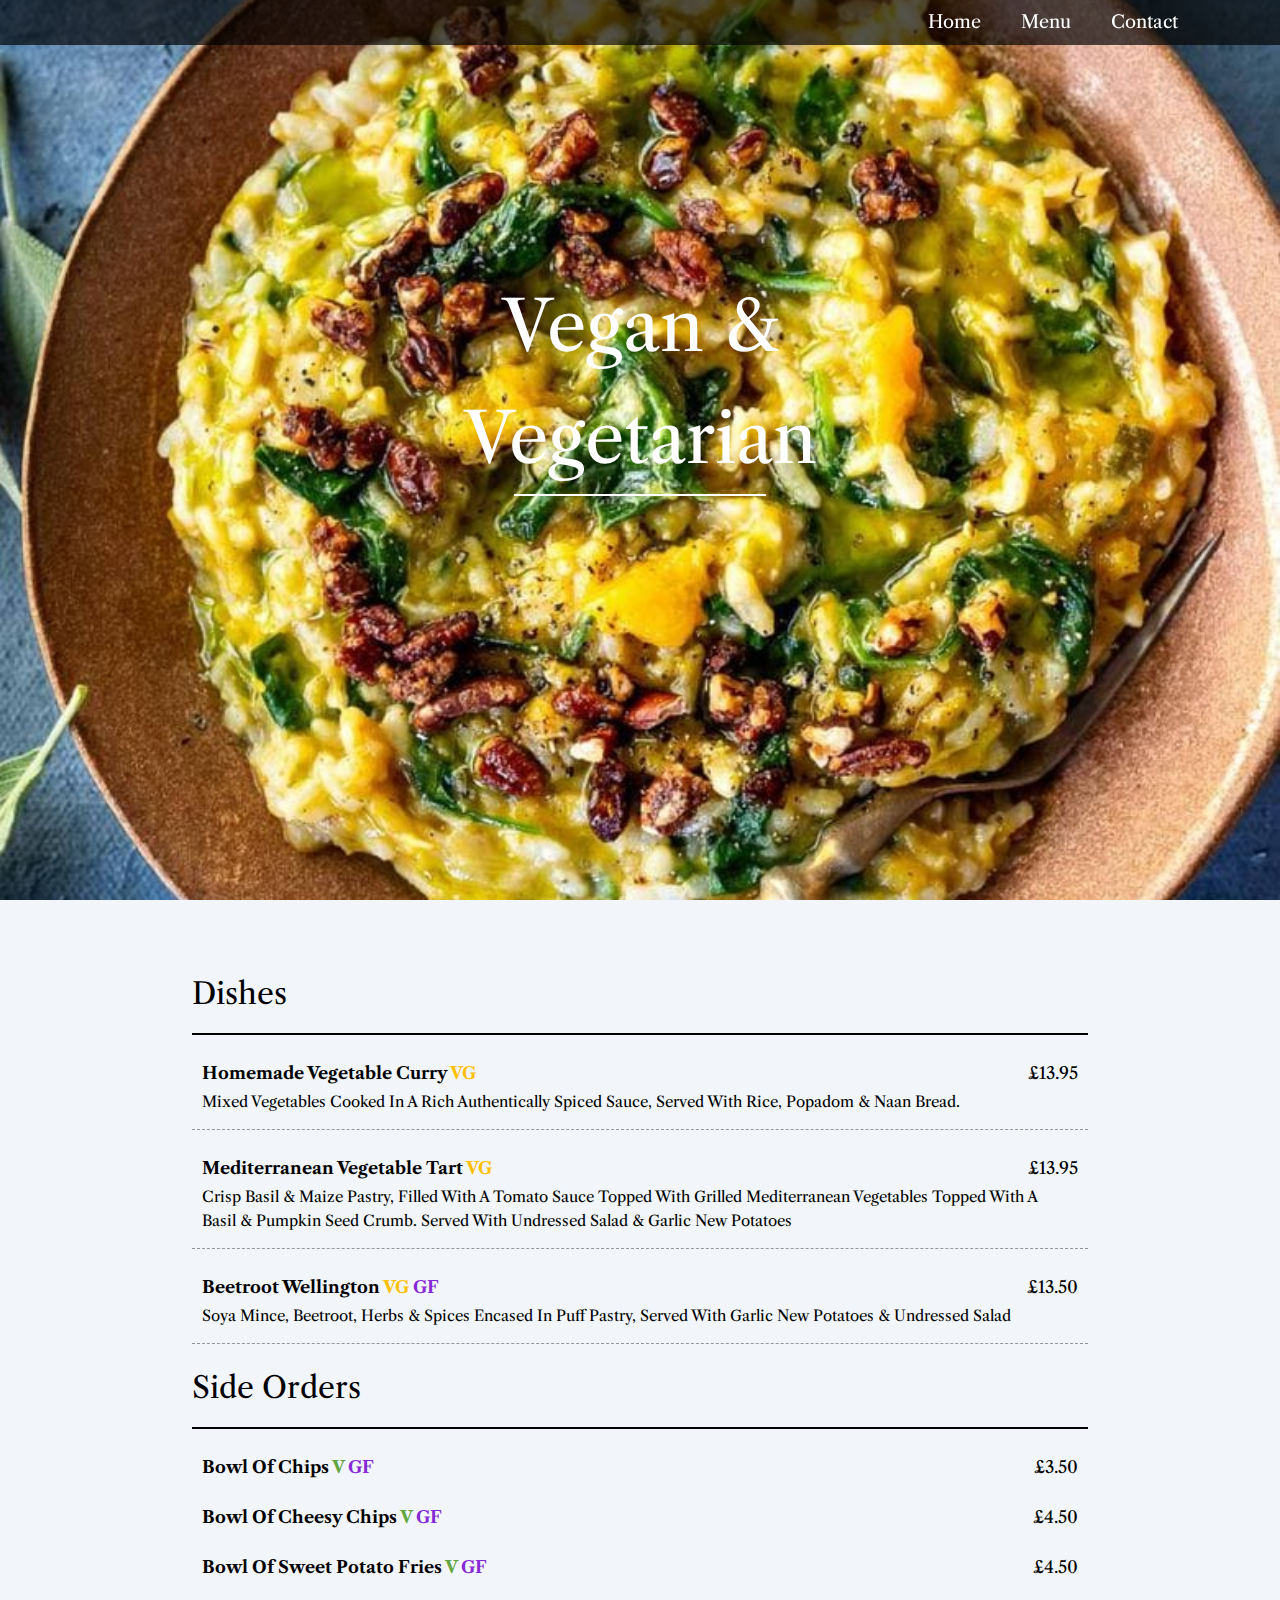
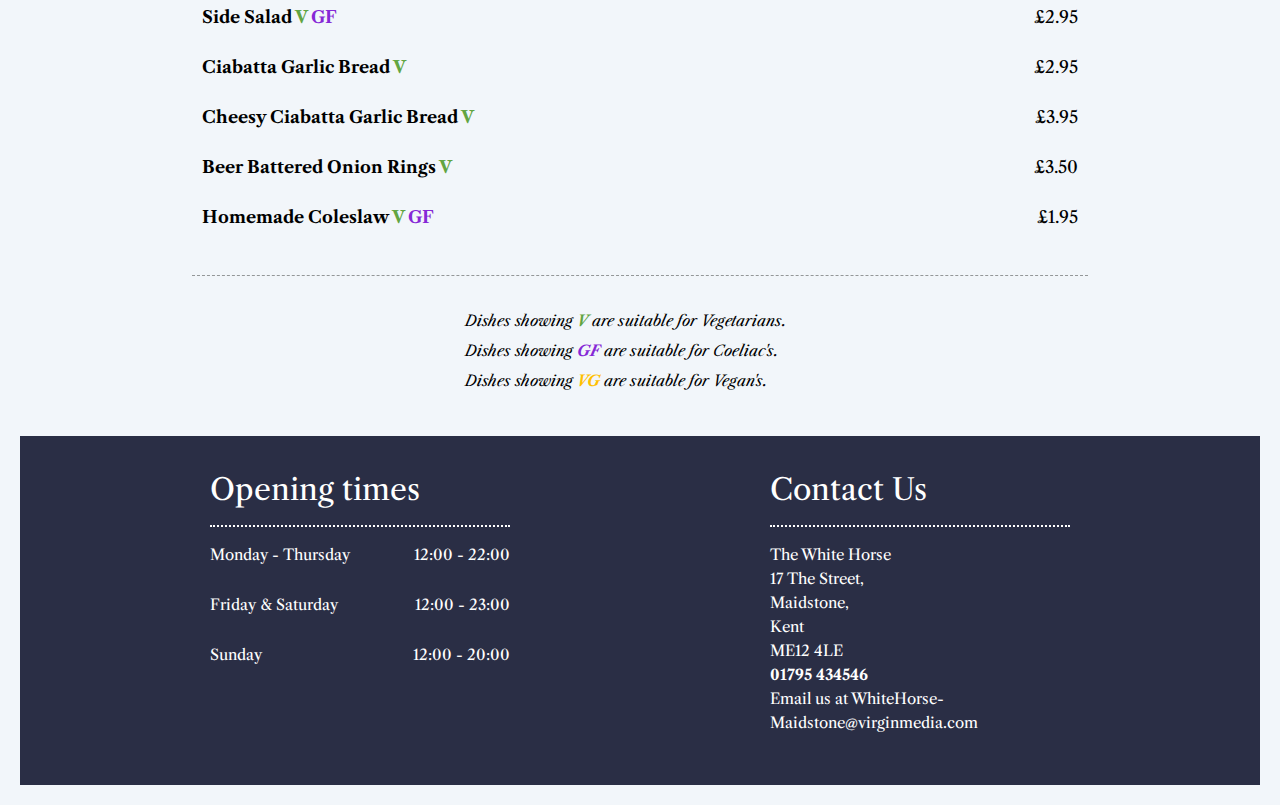
<file: menus/vegan.html>
<!DOCTYPE html>
<html lang="en">

<head>
  <meta charset="UTF-8">
  <meta name="viewport" content="width=device-width, initial-scale=1.0">
  <title>Pub Project</title>
  <link rel="stylesheet" href="../styles.css">
  <link rel="icon" type="image/svg+xml" href="../favicon/favicon-16x16.png" />
</head>

<body>
  <!-- HERO SECTION -->
  <section>
    <!-- Top nav bar -->
    <header class="header">
      <button class="header__menu-button">
        <span class="header__menu-button-span"></span>
        <span class="header__menu-button-span"></span>
        <span class="header__menu-button-span"></span>
      </button>
      <nav class="header__nav-bar">
        <div class="header__links hidden">
          <a class="header__link" href="../index.html">Home</a>
          <a class="header__link" href="../menu.html">Menu</a>
          <a class="header__link" href="../contact-us.html">Contact</a>
        </div>
      </nav>
    </header>
    <!-- Hero image -->
    <div class="hero__image-container">
      <img class="hero__image" src="../images/vegan.jpg" />
      <h1 class="hero__welcome">Vegan & Vegetarian <span class="hero__divider"></span>
      </h1>
    </div>
  </section>

  <!-- MAIN SECTION -->
  <main>

    <!-- Header -->
    <header class="main-section__header-container main-section__header-container--menu">
      <h2 class="main-section__heading main-section__heading--small">
      </h2>
    </header>

    <!-- Main content -->
    <div class="menu__content-container">

      <!-- DISHES-->
      <div>
        <h3 class="main-section__sub-heading">Dishes</h3>
        <div class="menu__divider"></div>

        <div class="menu__content__text-container--style-1">
          <div class="menu__flex-container">
            <p class="menu__items menu__items--name">Homemade Vegetable Curry <span class="vg-span">VG</span></p>
            <p class="menu__items">£13.95</p>
          </div>
          <p class="menu__items menu__items--options">Mixed Vegetables Cooked In A Rich Authentically Spiced Sauce,
            Served With Rice, Popadom & Naan Bread.</p>
          <div class="menu__divider menu__divider--dotted"></div>
        </div>

        <div class="menu__content__text-container--style-1">
          <div class="menu__flex-container">
            <p class="menu__items menu__items--name">Mediterranean Vegetable Tart <span class="vg-span">VG</span>
            </p>
            <p class="menu__items">£13.95</p>
          </div>
          <p class="menu__items menu__items--options">Crisp Basil & Maize Pastry, Filled With A Tomato Sauce Topped With
            Grilled Mediterranean Vegetables Topped With A Basil & Pumpkin Seed Crumb. Served With Undressed Salad &
            Garlic New Potatoes</p>
          <div class="menu__divider menu__divider--dotted"></div>
        </div>

        <div class="menu__content__text-container--style-1">
          <div class="menu__flex-container">
            <p class="menu__items menu__items--name">Beetroot Wellington <span class="vg-span">VG</span> <span
                class="gf-span">GF</span>
            </p>
            <p class="menu__items">£13.50</p>
          </div>
          <p class="menu__items menu__items--options">Soya Mince, Beetroot, Herbs & Spices Encased In Puff Pastry,
            Served With Garlic New Potatoes & Undressed Salad
          </p>
          <div class="menu__divider menu__divider--dotted"></div>
        </div>
      </div>

      <div>
        <h3 class="main-section__sub-heading">Side Orders</h3>
        <div class="menu__divider"></div>

        <div class="menu__flex-container">
          <p class="menu__items menu__items--name">Bowl Of Chips <span class="v-span">V</span> <span
              class="gf-span">GF</span></p>
          <p class="menu__items">£3.50</p>
        </div>
        <div class="menu__flex-container">
          <p class="menu__items menu__items--name">Bowl Of Cheesy Chips <span class="v-span">V</span> <span
              class="gf-span">GF</span></p>
          <p class="menu__items">£4.50</p>
        </div>
        <div class="menu__flex-container">
          <p class="menu__items menu__items--name">Bowl Of Sweet Potato Fries <span class="v-span">V</span> <span
              class="gf-span">GF</span></p>
          <p class="menu__items">£4.50</p>
        </div>
        <div class="menu__flex-container">
          <p class="menu__items menu__items--name">Side Salad <span class="v-span">V</span> <span
              class="gf-span">GF</span></p>
          <p class="menu__items">£2.95</p>
        </div>
        <div class="menu__flex-container">
          <p class="menu__items menu__items--name">Ciabatta Garlic Bread <span class="v-span">V</span></p>
          <p class="menu__items">£2.95</p>
        </div>
        <div class="menu__flex-container">
          <p class="menu__items menu__items--name">Cheesy Ciabatta Garlic Bread <span class="v-span">V</span></p>
          <p class="menu__items">£3.95</p>
        </div>
        <div class="menu__flex-container">
          <p class="menu__items menu__items--name">Beer Battered Onion Rings <span class="v-span">V</span></p>
          <p class="menu__items">£3.50</p>
        </div>
        <div class="menu__flex-container">
          <p class="menu__items menu__items--name">Homemade Coleslaw <span class="v-span">V</span> <span
              class="gf-span">GF</span></p>
          </p>
          <p class="menu__items">£1.95</p>
        </div>
      </div>

      <br>
      <div class="menu__divider menu__divider--dotted"></div>

      <div class="menu__flags">
        <div class="menu__flags-text">
          <p>Dishes showing <span class="v-span">V</span> are suitable for Vegetarians.</p>
        </div>
        <div class="menu__flags-text">
          <p>Dishes showing <span class="gf-span">GF</span> are suitable for Coeliac's.</p>
        </div>
        <div class="menu__flags-text">
          <p>Dishes showing <span class="vg-span">VG</span> are suitable for Vegan's.</p>
        </div>
      </div>

  </main>

  <!-- FOOTER SECTION -->
  <footer class="footer__container">
    <div class="footer__text-container">
      <div class="footer__heading-container">
        <h4 class="footer__heading">
          Opening times
        </h4>
        <button class="footer__arrow-button">
          <img class="footer__arrow" src="/images/white-arrow-png-41944.png" alt="">
        </button>
      </div>
      <div class="footer__text hidden">
        <div class="footer__divider"></div>
        <div class="footer__day">
          <span>Monday - Thursday</span><span>12:00 - 22:00</span>
        </div>
        <div class="footer__day">
          <span>Friday & Saturday</span><span>12:00 - 23:00</span>
        </div>
        <div class="footer__day">
          <span>Sunday</span><span>12:00 - 20:00</span>
        </div>
      </div>
    </div>

    <div class="footer__text-container">
      <div class="footer__heading-container">
        <h4 class="footer__heading">
          Contact Us
        </h4>
        <button class="footer__arrow-button">
          <img class="footer__arrow" src="/images/white-arrow-png-41944.png" alt="">
        </button>
      </div>
      <div class="footer__text hidden">
        <div class="footer__divider"></div>
        <div>
          <p>
            The White Horse
            <br />
            17 The Street,
            <br />
            Maidstone,
            <br />
            Kent
            <br />
            ME12 4LE
            <br />
            <strong>01795 434546</strong>
            <br />
            Email us at WhiteHorse-Maidstone@virginmedia.com
          </p>
        </div>
      </div>
  </footer>
  <script src="/index.js"></script>
</body>

</html>
</file>
<file: styles.css>
@import url('https://fonts.googleapis.com/css2?family=Libre+Caslon+Text:wght@400;700&family=Plus+Jakarta+Sans:wght@300;400;500;600;700;800&display=swap');

/* BASE STYLES*/
* {
  box-sizing: border-box;
  margin: 0px;
}

html {
  font-size: 10px;
}

body {
  background-color: rgb(242, 246, 250);
  font-family: 'Libre Caslon Text', arial, sans-serif;
  line-height: 1.6;
}

button,
a {
  cursor: pointer;
  padding: 0;
}

h1,
h2,
h3,
h4 {
  font-weight: normal;
}

/* HEADER */
.header__nav-bar {
  align-items: center;
  background-color: rgba(0, 0, 0, 0.678);
  display: flex;
  height: 4.5rem;
  justify-content: end;
  position: fixed;
  top: 0;
  width: 100%;
  z-index: 1;
}

.header__links {
  display: flex;
  height: 4rem;
  justify-content: space-between;
  margin-right: 8%;
  width: 25rem;
}

.header__link {
  background: none;
  border: none;
  color: white;
  font-size: 1.8rem;
  padding-top: .5rem;
  text-decoration: none;
}

.header__menu-button {
  display: none;
}

/* HERO SECTION */
.hero__image-container {
  display: flex;
  justify-content: center;
  height: 100vh;
  overflow: hidden;
  position: relative;
  width: 100%;
}

.hero__image {
  min-width: 100%;
  min-height: 100%;
  object-fit: cover;
}

.hero__welcome {
  color: white;
  font-size: 7rem;
  padding-bottom: 2rem;
  position: absolute;
  text-align: center;
  top: 30%;
  width: 42rem;
}

.hero__divider {
  border: 1px solid white;
  display: block;
  margin: 0 auto;
  width: 60%;
}

/* MAIN SECTION */
/* MAIN SECTION HEADER */
.main-section__header-container {
  margin: 12rem auto 14rem;
  text-align: center;
  width: 50vw;
}

.main-section__heading {
  display: block;
  font-size: 4rem;
}

.main-section__divider {
  border-top: 1px solid black;
  margin: 2rem 0;
}

.main-section__sub-heading {
  font-size: 2rem;
}

/* MAIN SECTION CONTENT */
.main-section {
  display: flex;
  flex-direction: column;
  margin: 0 6rem 5rem;
  max-width: 100vw;
}

.main-section__content-container {
  display: flex;
  max-width: 100%;
}

.flex-item {
  min-height: 80vh;
  text-align: center;
  width: 50%;
}

.main-section__img-container {
  display: flex;
  overflow: hidden;
}

.main-section__img {
  min-height: 100%;
  min-width: 100%;
  object-fit: cover;
}

.main-section__text-container {
  display: flex;
  flex-direction: column;
  justify-content: center;
  padding: 3rem 0;
}

.main-section__divider--small-black {
  border-top: 1px solid black;
  margin: 1.5rem 14rem;
}

.main-section__divider--small-white {
  border-top: 1px solid white;
  margin: 1.5rem 14rem;
}

.main-section__text {
  font-size: 1.7rem;
  line-height: 2.8rem;
  margin: 0 auto;
  max-width: 70%;
  padding: 1rem 0;
}

.grey {
  background-color: rgb(147, 168, 172);
  color: #252525;
}

.red {
  background-color: rgb(157, 34, 53);
  color: white;
}

/*  FOOTER SECTION */
.footer__container {
  background-color: rgb(42, 46, 69);
  display: flex;
  gap: 25%;
  justify-content: center;
  margin: 0 2rem 2rem;
  padding-bottom: 5rem;
  padding-top: 3rem;
  padding: 3rem 10rem 5rem;
}

.footer__text-container {
  color: white;
  width: 30rem;
}

.footer__arrow-button {
  display: none;
}

.footer__heading {
  font-size: 3rem;
}

.footer__divider {
  border-top: 2px dotted white;
  margin: 1.1rem 0 1.6rem;
}

.footer__text {
  font-size: 1.5rem;
}

.footer__day {
  display: flex;
  justify-content: space-between;
  padding-bottom: 2.6rem;
}

/* SMALLER SCREENS */
@media (max-width: 1000px) {

  .hero__welcome {
    font-size: 5rem;
    position: absolute;
    text-align: center;
    top: 35%;
    width: 32rem;
  }

  .hero__divider {
    border: 1px solid white;
    display: block;
    margin: 0 auto;
    width: 50%;
  }

  /* MAIN SECTION CONTENT */
  .main-section__header-container {
    margin: 8rem auto 10rem;
    text-align: center;
    width: 80vw;
  }

  .main-section {
    margin: 0 2rem 5rem;
  }

  .main-section__content-container {
    display: flex;
    flex-direction: column;
  }

  .flex-item {
    width: 100%
  }

  .flex-reverse {
    flex-direction: column-reverse;
  }
}

@media (max-width: 810px) {

  /* NAV BAR */
  .header--cover {
    background-color: rgba(0, 0, 0, 0.421);
    height: 100vh;
    position: fixed;
    width: 100vw;
    z-index: 99;
  }

  .nav-bar--open {
    background-color: rgb(157, 34, 53);
    height: 100vh;
    right: 0;
    width: 70vw;
  }

  .header__links {
    flex-direction: column;
    height: 25rem;
    justify-content: space-between;
    left: 15%;
    position: absolute;
    z-index: -110;
  }

  .header__link {
    font-size: 3.5rem;
  }

  .header__button {
    font-size: 2.5rem;
    text-align: left;
    width: fit-content;
  }

  .header__menu-button {
    background: none;
    border: none;
    display: flex;
    flex-direction: column;
    justify-content: space-around;
    height: 2.5rem;
    line-height: 0;
    padding: 0;
    position: fixed;
    right: 1.8rem;
    top: 1rem;
    transform: ease 1s;
    width: 3.4rem;
    z-index: 99;
  }

  .header__menu-button-span {
    display: block;
    background-color: white;
    height: .2rem;
    transition: ease .15s;
    width: 100%;
  }

  .line-1 {
    left: .6rem;
    position: absolute;
    transform: rotate(45deg);
    transition: ease-in-out .15s;
  }

  .line-2 {
    visibility: hidden;
  }

  .line-3 {
    left: .6rem;
    position: absolute;
    transform: rotate(-45deg);
    transition: ease-in-out .15s;
  }

  /* MAIN SECTION */
  .main-section {
    margin: 0;
  }

  .main-section__text {
    max-width: 80%;
  }

  /* FOOTER */
  .footer__container {
    flex-direction: column;
    margin: 0;
    padding: 3rem 2rem 1rem;
  }

  .footer__text-container {
    margin-bottom: 2rem;
    width: 100%;
  }

  .footer__heading-container {
    display: flex;
    justify-content: space-between;
    width: 100%;
  }

  .footer__heading {
    font-size: 2.3rem;
  }

  .footer__text {
    font-size: 1.3rem;
  }

  .footer__arrow-button {
    background: none;
    border: none;
    display: block;
  }

  .footer__arrow {
    height: 3.68rem;
    width: 3.2rem;
  }

  .arrow-inverted {
    transform: rotate(180deg);
  }

  .hidden {
    display: none;
  }
}


/* STYLES FOR MENUS PAGE */
/* ------------------- */
/* ------------------ */

/* MAIN SECTION */
.main-section__menu {
  display: grid;
  gap: 1rem;
  grid-template-columns: repeat(2, 1fr);
  margin: 0 auto 5rem;
  max-width: 90vw;
}

.main-section__menu-img-container {
  display: flex;
  height: 50vh;
  overflow: hidden;
  position: relative;
  width: 100%;
}

.main-section__menu-link {
  width: 100%;
}

.main-section__menu-img {
  height: 100%;
  object-fit: cover;
  width: 100%;
}

.menu-text {
  background-color: rgba(0, 0, 0, 0.75);
  bottom: 1rem;
  color: white;
  font-size: 3rem;
  margin: 0 0 .1rem .9rem;
  max-width: 75%;
  padding: 1rem 2rem;
  position: absolute;
}

/* SMALLER SCREENS */
@media (max-width:1000px) {
  .main-section__menu {
    display: flex;
    flex-direction: column;
  }

  .main-section__menu-img-container {
    height: 30vh;
  }

  .menu-text {
    font-size: 2.5rem;
  }
}

@media (max-width: 810px) {
  .main-section__menu {
    margin: 0 0 1rem;
    max-width: 100vw;
  }
}

/* STYLES FOR INNER MENU */
/*------------------ */
/*----------------- */

.main-section__header-container--menu {
  margin: 8rem auto 9rem;
}

.menu__content-container {
  margin: -2rem auto 0;
  max-width: 70vw;
}

.main-section__sub-heading {
  font-size: 3rem;
  margin-top: 2rem;
}

.menu__divider {
  border: 1px solid black;
  margin-bottom: 1.5rem;
  margin-top: 1.5rem;
  width: 100%
}

.menu__divider--dotted {
  border: none;
  border-bottom: 1px dashed #949798;
}

.menu__content__text-container--style-1 {
  margin-bottom: 1rem;
  margin-top: 0;
}

.menu__content__text-container--style-2 {
  display: grid;
  grid-template-columns: 60% 40%;
  grid-template-rows: 5rem 5rem 5rem;
  margin-bottom: 1rem;
}

.menu__flex-container {
  display: flex;
  justify-content: space-between;
  min-height: 5rem;
  width: 100%;
}

.menu__items {
  font-size: 1.7rem;
  margin: 1rem;
}

.menu__items--name {
  font-weight: 900;
}

.menu__items--dessert {
  margin-top: 3rem;
}

.menu__items--options {
  font-size: 1.5rem;
  margin-right: 5rem;
  margin-top: -1rem;
}

.menu__items--info {
  font-size: 1.8rem;
  font-style: italic;
}

.menu__flags {
  line-height: 3rem;
  margin: 3rem auto 4rem;
  width: 35rem;
}

.menu__flags-text {
  font-size: 1.5rem;
  font-style: italic;
}

.gf-span {
  color: #8628D6;
  font-weight: 900;
}

.v-span {
  color: #62a541;
  font-weight: 900;
}

.vg-span {
  color: #ffc000;
  font-weight: 900;
}

/* SMALLER SCREENS */
@media (max-width: 810px) {
  .menu__content__text-container--style-2 {
    display: block;
    grid-template-columns: 60% 40%;
    grid-template-rows: 1fr 1fr;
    margin-bottom: 3rem;
    margin-top: 2rem;
  }

  .menu__content-container {
    max-width: 90vw;
  }

  .main-section__heading--small {
    font-size: 2.5rem;
  }
}

/* STYLES FOR CONTACT US PAGE */
/* ------------------------- */
/* ------------------------ */

.contact-us__outer-content-container {
  display: flex;
  flex-direction: column;
  height: 80vh;
  padding: 2rem;
  width: 50%;
  #
}

.contact-us__content-container {
  height: 50%;
}

.contact-us__text-heading {
  font-size: 4rem;
  text-decoration: underline;
  text-decoration-thickness: 1px;
  text-underline-offset: 8px;
}

.contact-us__day {
  display: flex;
  justify-content: space-between;
  padding: 0 2rem 2.6rem;
}

.contact-us__map {
  height: 100%;
  width: 100%;
}

.contact-us__text-container {
  display: flex;
  flex-direction: column;
  justify-content: space-around;
  padding: 2rem 0;
  text-align: center;
}

.contact-us__map-heading {
  font-size: 3rem;
  text-decoration: underline;
  text-decoration-thickness: 1px;
  text-underline-offset: 8px;
}

.contact-us__text {
  font-size: 1.5rem;
}

/* SMALLER SCREENS */
@media (max-width: 1000px) {
  .contact-us__header-container {
    margin-bottom: 3rem;
  }

  .contact-us__outer-content-container {
    width: 100%;
    height: auto;
  }

  .contact-us__sub-heading {
    font-size: 2rem;
  }
}
</file>
